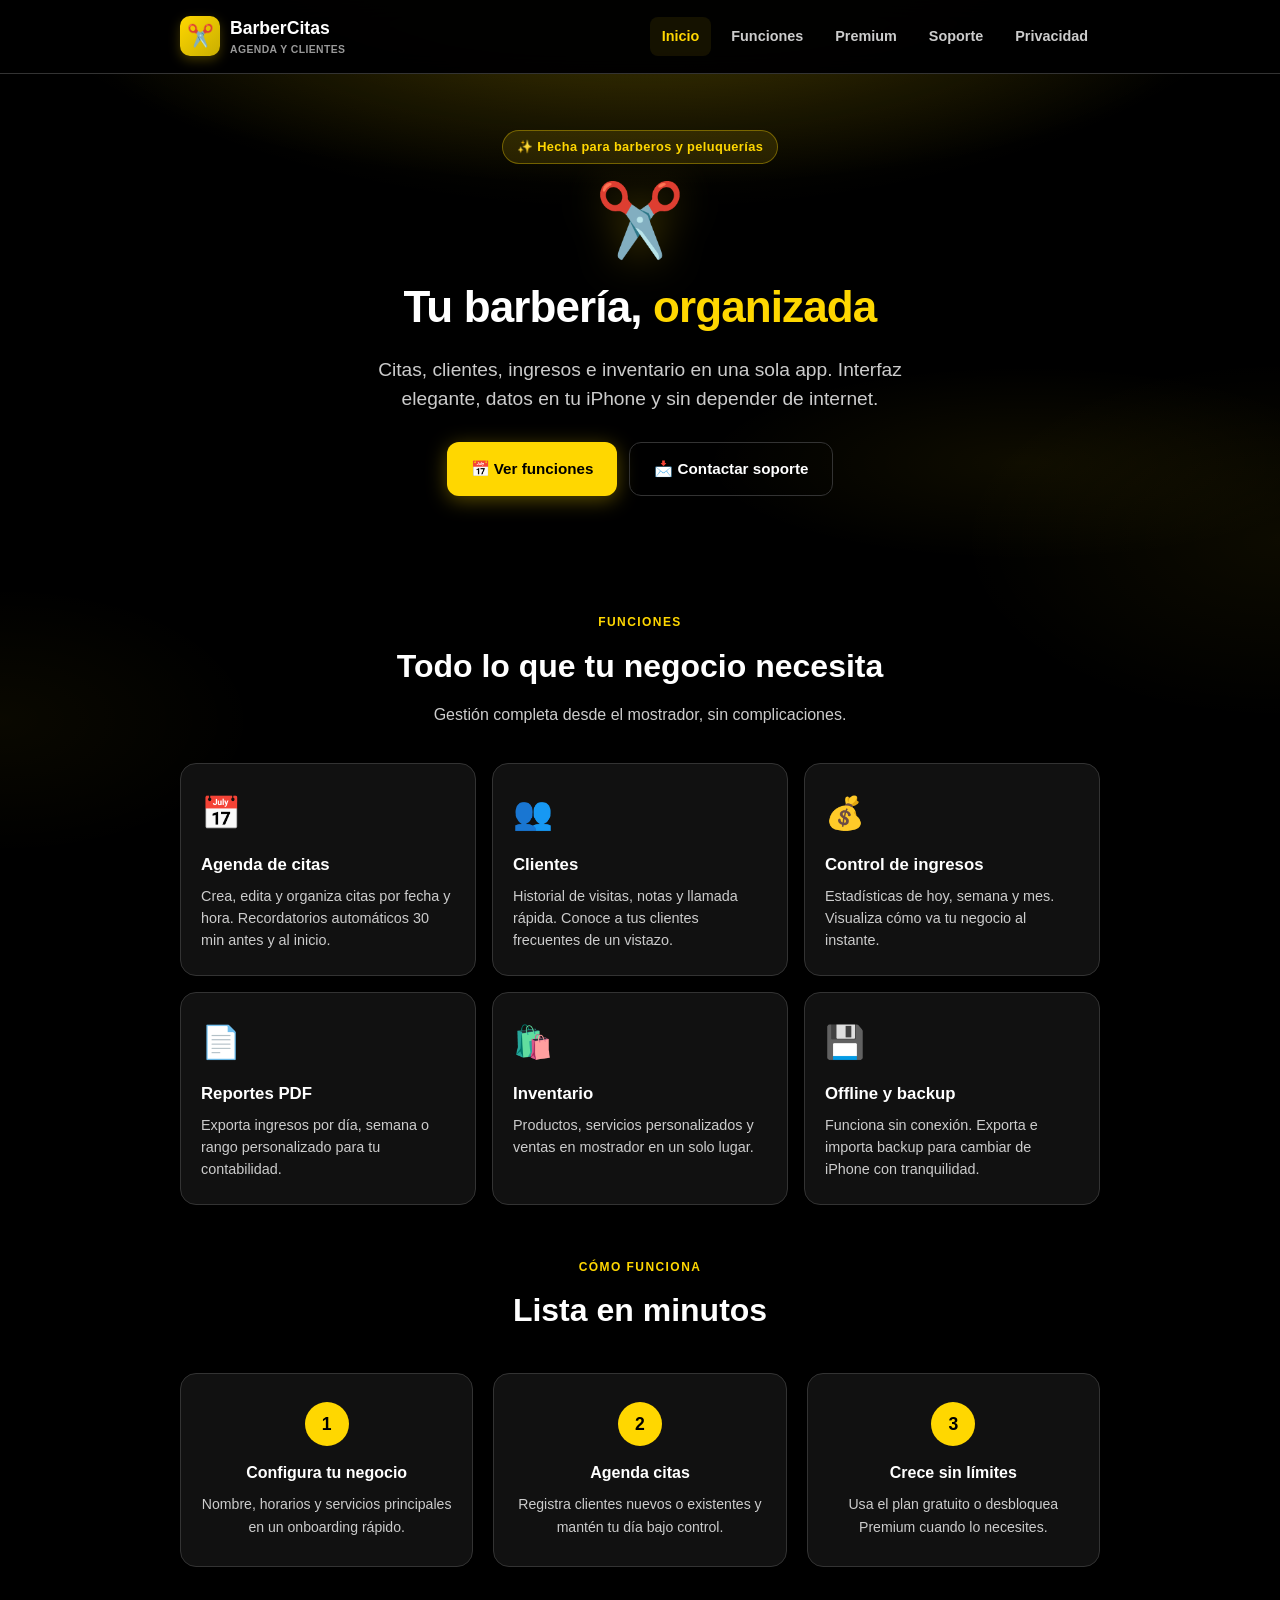
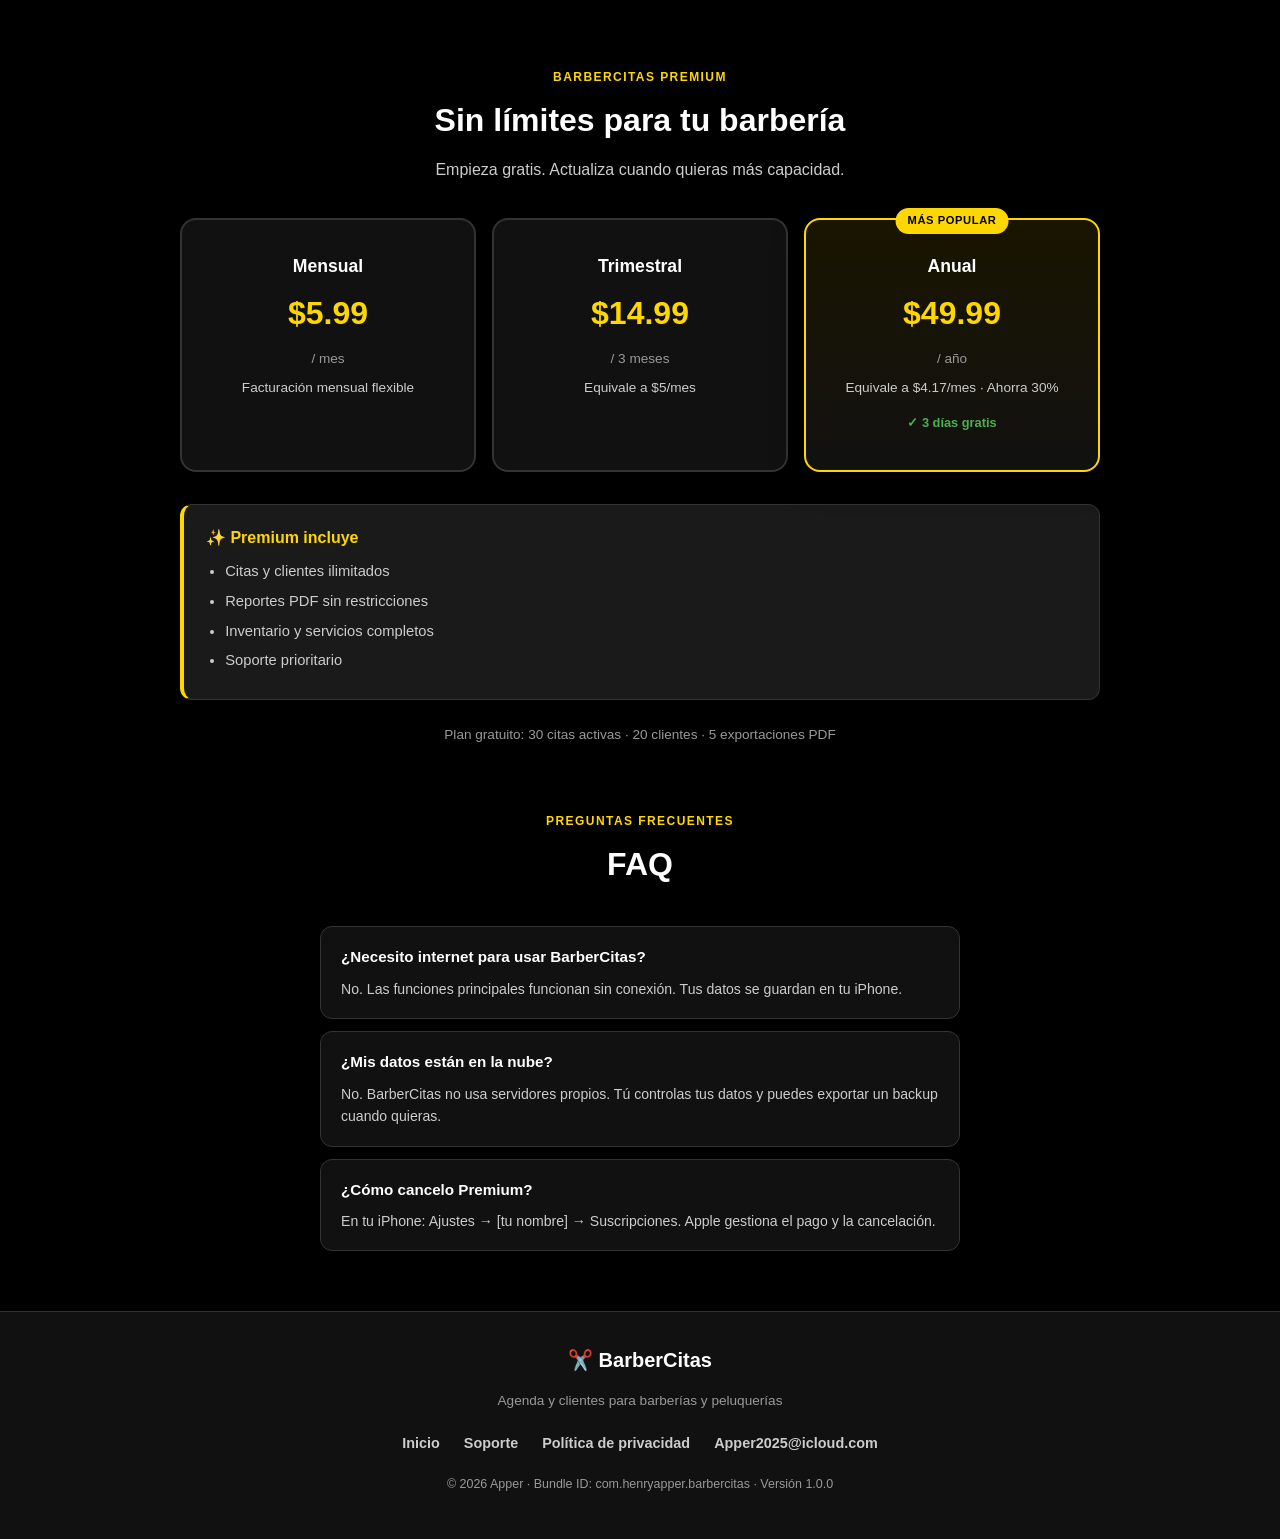
<file: index.html>
<!DOCTYPE html>
<html lang="es">
<head>
  <meta charset="UTF-8" />
  <meta name="viewport" content="width=device-width, initial-scale=1.0" />
  <title>BarberCitas — Agenda y clientes para barberías</title>
  <meta name="description" content="BarberCitas: gestiona citas, clientes, ingresos e inventario desde tu iPhone. Diseñada para barberos y peluquerías. Funciona sin conexión." />
  <meta name="theme-color" content="#000000" />
  <meta name="color-scheme" content="dark" />
  <style>
    html { color-scheme: dark; background: #000; }
    body { background: #000; color: #fff; margin: 0; }
  </style>
  <link rel="stylesheet" href="styles.css?v=3" />
</head>
<body>

  <header class="site-header">
    <div class="nav-inner">
      <a class="brand" href="index.html">
        <span class="brand-icon">✂️</span>
        <span class="brand-text">
          BarberCitas
          <span>Agenda y clientes</span>
        </span>
      </a>
      <nav class="nav-links">
        <a href="index.html" class="active">Inicio</a>
        <a href="#funciones">Funciones</a>
        <a href="#premium">Premium</a>
        <a href="support.html">Soporte</a>
        <a href="privacy-policy.html">Privacidad</a>
      </nav>
    </div>
  </header>

  <section class="hero">
    <div class="hero-inner">
      <div class="hero-badge">✨ Hecha para barberos y peluquerías</div>
      <div class="hero-logo" aria-hidden="true">✂️</div>
      <h1>Tu barbería, <em>organizada</em></h1>
      <p class="hero-sub">
        Citas, clientes, ingresos e inventario en una sola app.
        Interfaz elegante, datos en tu iPhone y sin depender de internet.
      </p>
      <div class="hero-actions">
        <a class="btn btn-primary" href="#funciones">📅 Ver funciones</a>
        <a class="btn btn-outline" href="support.html">📩 Contactar soporte</a>
      </div>
    </div>
  </section>

  <section class="section" id="funciones">
    <div class="section-header">
      <span class="section-label">Funciones</span>
      <h2>Todo lo que tu negocio necesita</h2>
      <p>Gestión completa desde el mostrador, sin complicaciones.</p>
    </div>
    <div class="features-grid">
      <article class="feature-card">
        <span class="feature-icon">📅</span>
        <h3>Agenda de citas</h3>
        <p>Crea, edita y organiza citas por fecha y hora. Recordatorios automáticos 30 min antes y al inicio.</p>
      </article>
      <article class="feature-card">
        <span class="feature-icon">👥</span>
        <h3>Clientes</h3>
        <p>Historial de visitas, notas y llamada rápida. Conoce a tus clientes frecuentes de un vistazo.</p>
      </article>
      <article class="feature-card">
        <span class="feature-icon">💰</span>
        <h3>Control de ingresos</h3>
        <p>Estadísticas de hoy, semana y mes. Visualiza cómo va tu negocio al instante.</p>
      </article>
      <article class="feature-card">
        <span class="feature-icon">📄</span>
        <h3>Reportes PDF</h3>
        <p>Exporta ingresos por día, semana o rango personalizado para tu contabilidad.</p>
      </article>
      <article class="feature-card">
        <span class="feature-icon">🛍️</span>
        <h3>Inventario</h3>
        <p>Productos, servicios personalizados y ventas en mostrador en un solo lugar.</p>
      </article>
      <article class="feature-card">
        <span class="feature-icon">💾</span>
        <h3>Offline y backup</h3>
        <p>Funciona sin conexión. Exporta e importa backup para cambiar de iPhone con tranquilidad.</p>
      </article>
    </div>
  </section>

  <section class="section" style="padding-top: 0;">
    <div class="section-header">
      <span class="section-label">Cómo funciona</span>
      <h2>Lista en minutos</h2>
    </div>
    <div class="steps">
      <div class="step-card">
        <div class="step-num">1</div>
        <h3>Configura tu negocio</h3>
        <p>Nombre, horarios y servicios principales en un onboarding rápido.</p>
      </div>
      <div class="step-card">
        <div class="step-num">2</div>
        <h3>Agenda citas</h3>
        <p>Registra clientes nuevos o existentes y mantén tu día bajo control.</p>
      </div>
      <div class="step-card">
        <div class="step-num">3</div>
        <h3>Crece sin límites</h3>
        <p>Usa el plan gratuito o desbloquea Premium cuando lo necesites.</p>
      </div>
    </div>
  </section>

  <section class="section" id="premium">
    <div class="section-header">
      <span class="section-label">BarberCitas Premium</span>
      <h2>Sin límites para tu barbería</h2>
      <p>Empieza gratis. Actualiza cuando quieras más capacidad.</p>
    </div>
    <div class="pricing-grid">
      <div class="price-card">
        <h3>Mensual</h3>
        <div class="price-amount">$5.99</div>
        <div class="price-period">/ mes</div>
        <p class="price-detail">Facturación mensual flexible</p>
      </div>
      <div class="price-card">
        <h3>Trimestral</h3>
        <div class="price-amount">$14.99</div>
        <div class="price-period">/ 3 meses</div>
        <p class="price-detail">Equivale a $5/mes</p>
      </div>
      <div class="price-card featured">
        <span class="price-badge">Más popular</span>
        <h3>Anual</h3>
        <div class="price-amount">$49.99</div>
        <div class="price-period">/ año</div>
        <p class="price-detail">Equivale a $4.17/mes · Ahorra 30%</p>
        <p class="price-trial">✓ 3 días gratis</p>
      </div>
    </div>
    <div class="info-box" style="margin-top: 32px;">
      <h3>✨ Premium incluye</h3>
      <ul>
        <li>Citas y clientes ilimitados</li>
        <li>Reportes PDF sin restricciones</li>
        <li>Inventario y servicios completos</li>
        <li>Soporte prioritario</li>
      </ul>
    </div>
    <p style="text-align: center; color: var(--text-muted); font-size: 0.85rem; margin-top: 16px;">
      Plan gratuito: 30 citas activas · 20 clientes · 5 exportaciones PDF
    </p>
  </section>

  <section class="section" style="padding-top: 0;">
    <div class="section-header">
      <span class="section-label">Preguntas frecuentes</span>
      <h2>FAQ</h2>
    </div>
    <div class="faq-list">
      <div class="faq-item">
        <h3>¿Necesito internet para usar BarberCitas?</h3>
        <p>No. Las funciones principales funcionan sin conexión. Tus datos se guardan en tu iPhone.</p>
      </div>
      <div class="faq-item">
        <h3>¿Mis datos están en la nube?</h3>
        <p>No. BarberCitas no usa servidores propios. Tú controlas tus datos y puedes exportar un backup cuando quieras.</p>
      </div>
      <div class="faq-item">
        <h3>¿Cómo cancelo Premium?</h3>
        <p>En tu iPhone: Ajustes → [tu nombre] → Suscripciones. Apple gestiona el pago y la cancelación.</p>
      </div>
    </div>
  </section>

  <footer class="site-footer">
    <div class="footer-inner">
      <div class="footer-brand">✂️ BarberCitas</div>
      <p class="footer-tagline">Agenda y clientes para barberías y peluquerías</p>
      <nav class="footer-links">
        <a href="index.html">Inicio</a>
        <a href="support.html">Soporte</a>
        <a href="privacy-policy.html">Política de privacidad</a>
        <a href="mailto:Apper2025@icloud.com">Apper2025@icloud.com</a>
      </nav>
      <p class="footer-copy">
        © 2026 Apper · Bundle ID: com.henryapper.barbercitas · Versión 1.0.0
      </p>
    </div>
  </footer>

</body>
</html>
</file>
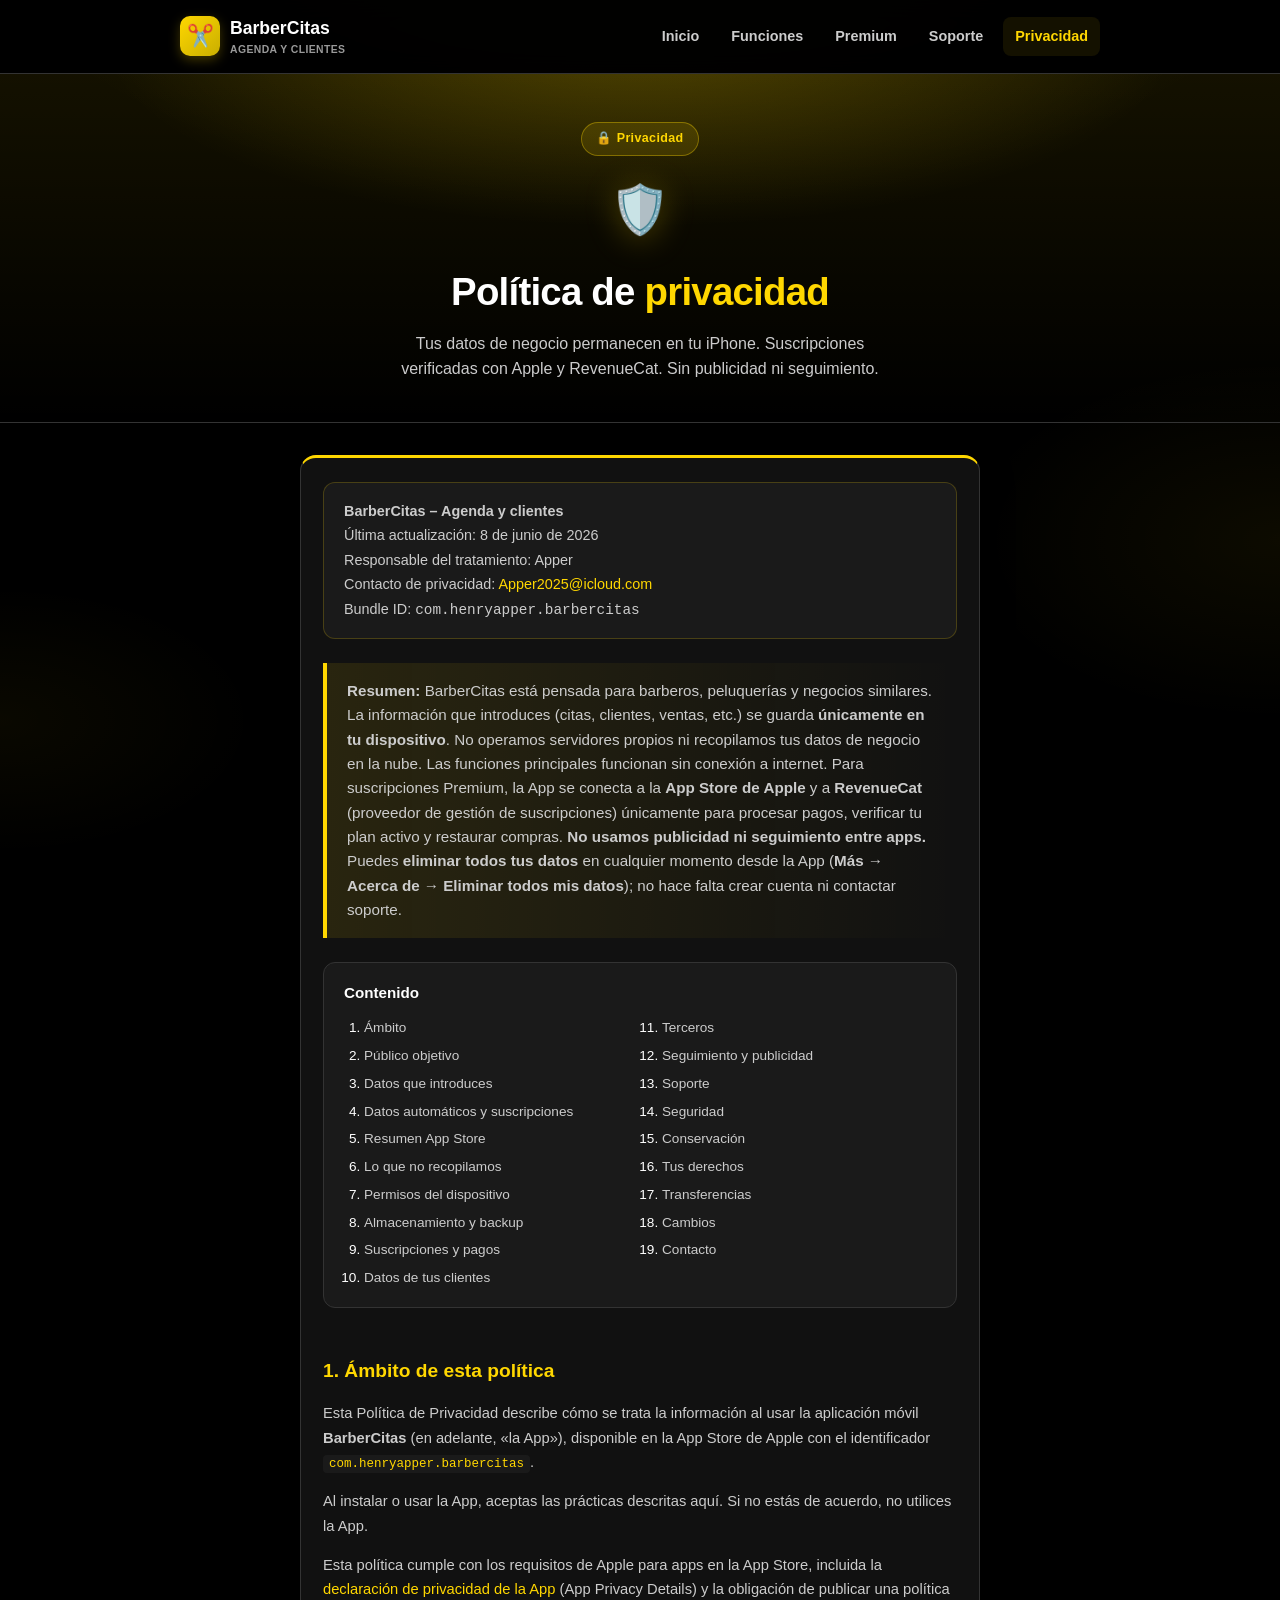
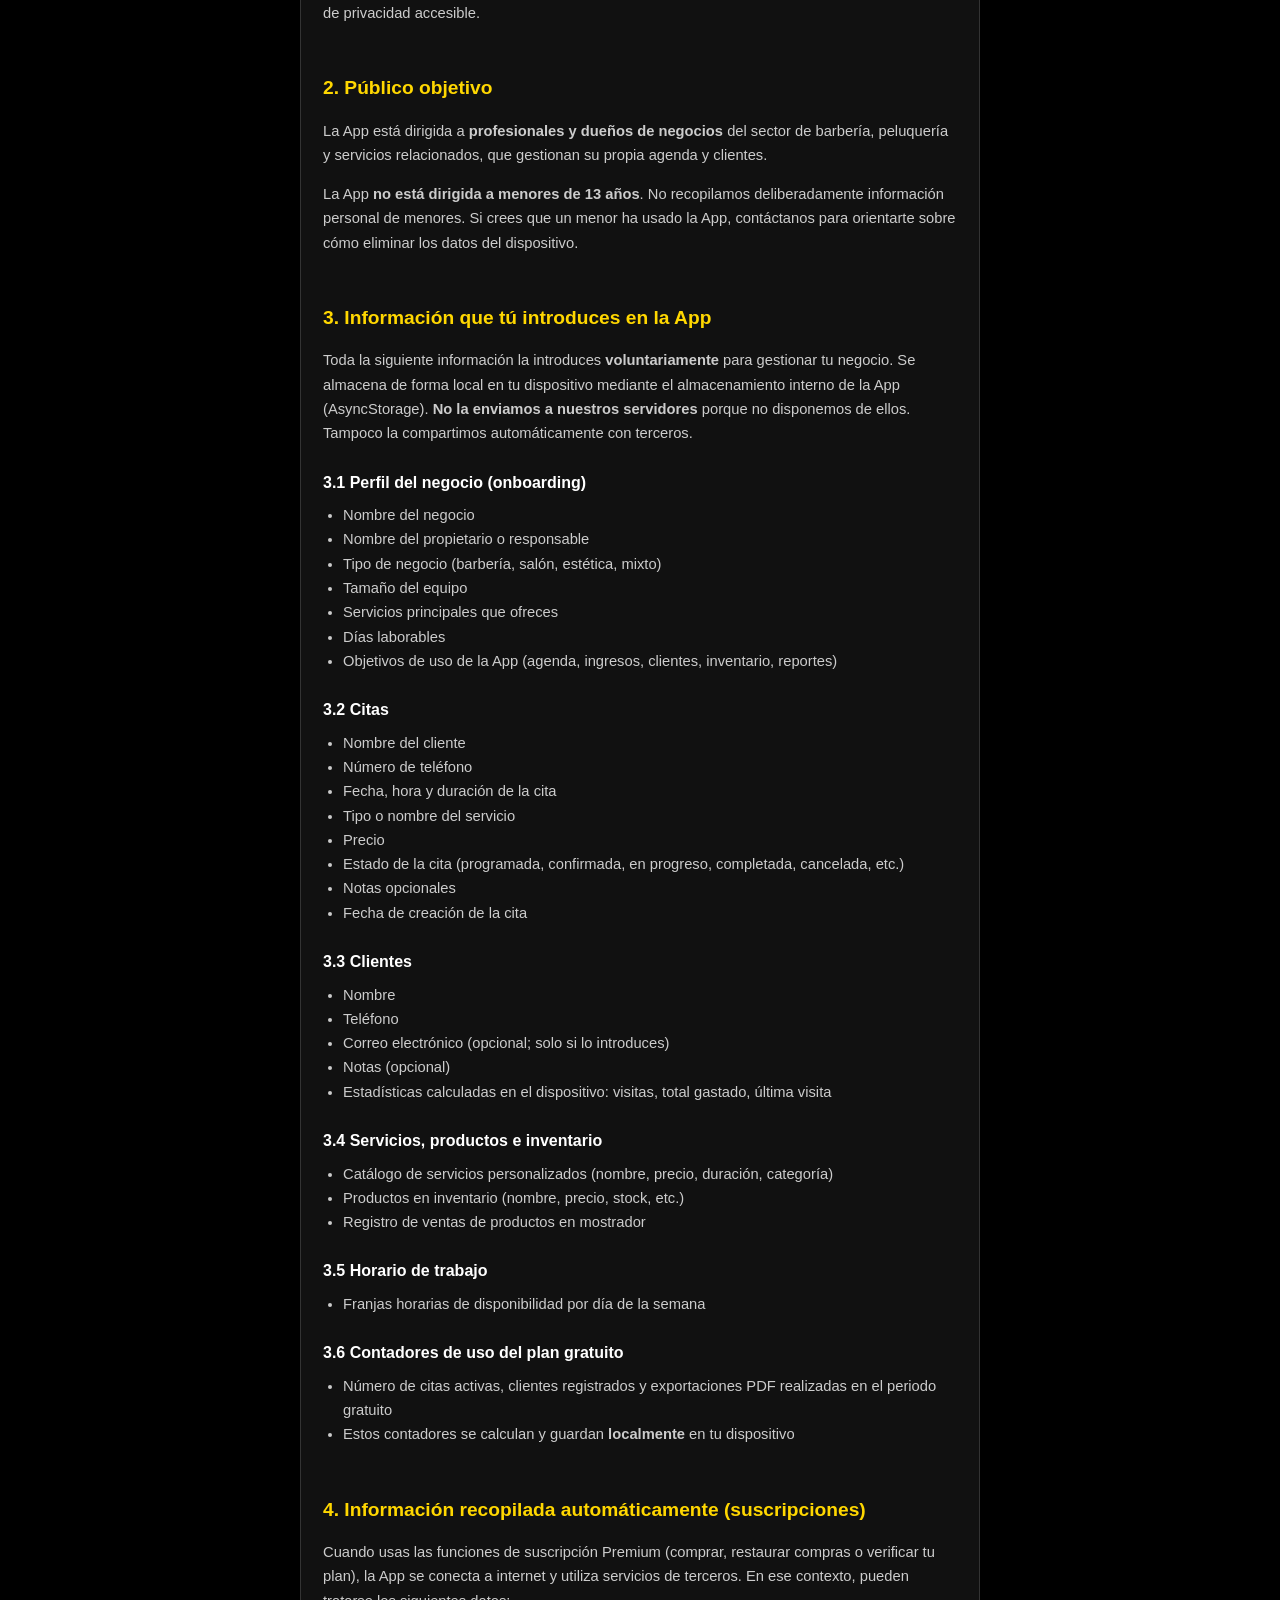
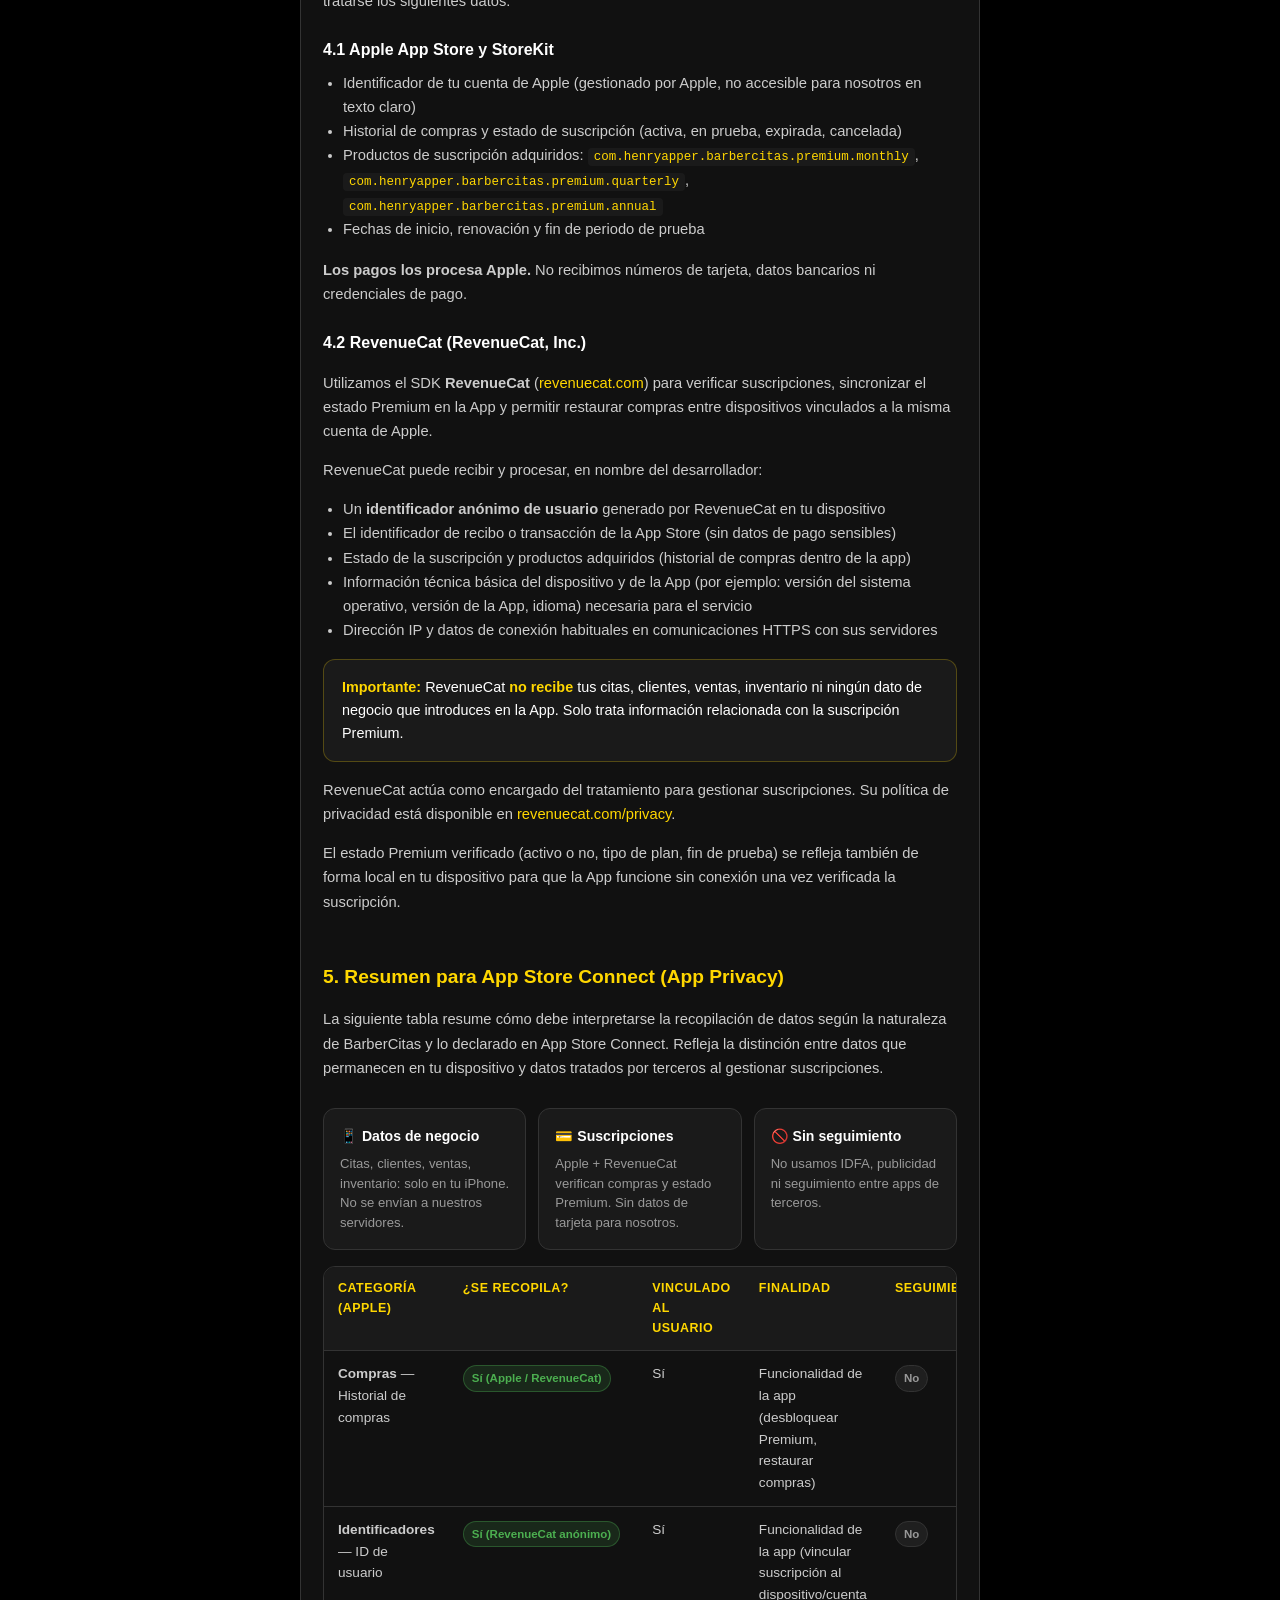
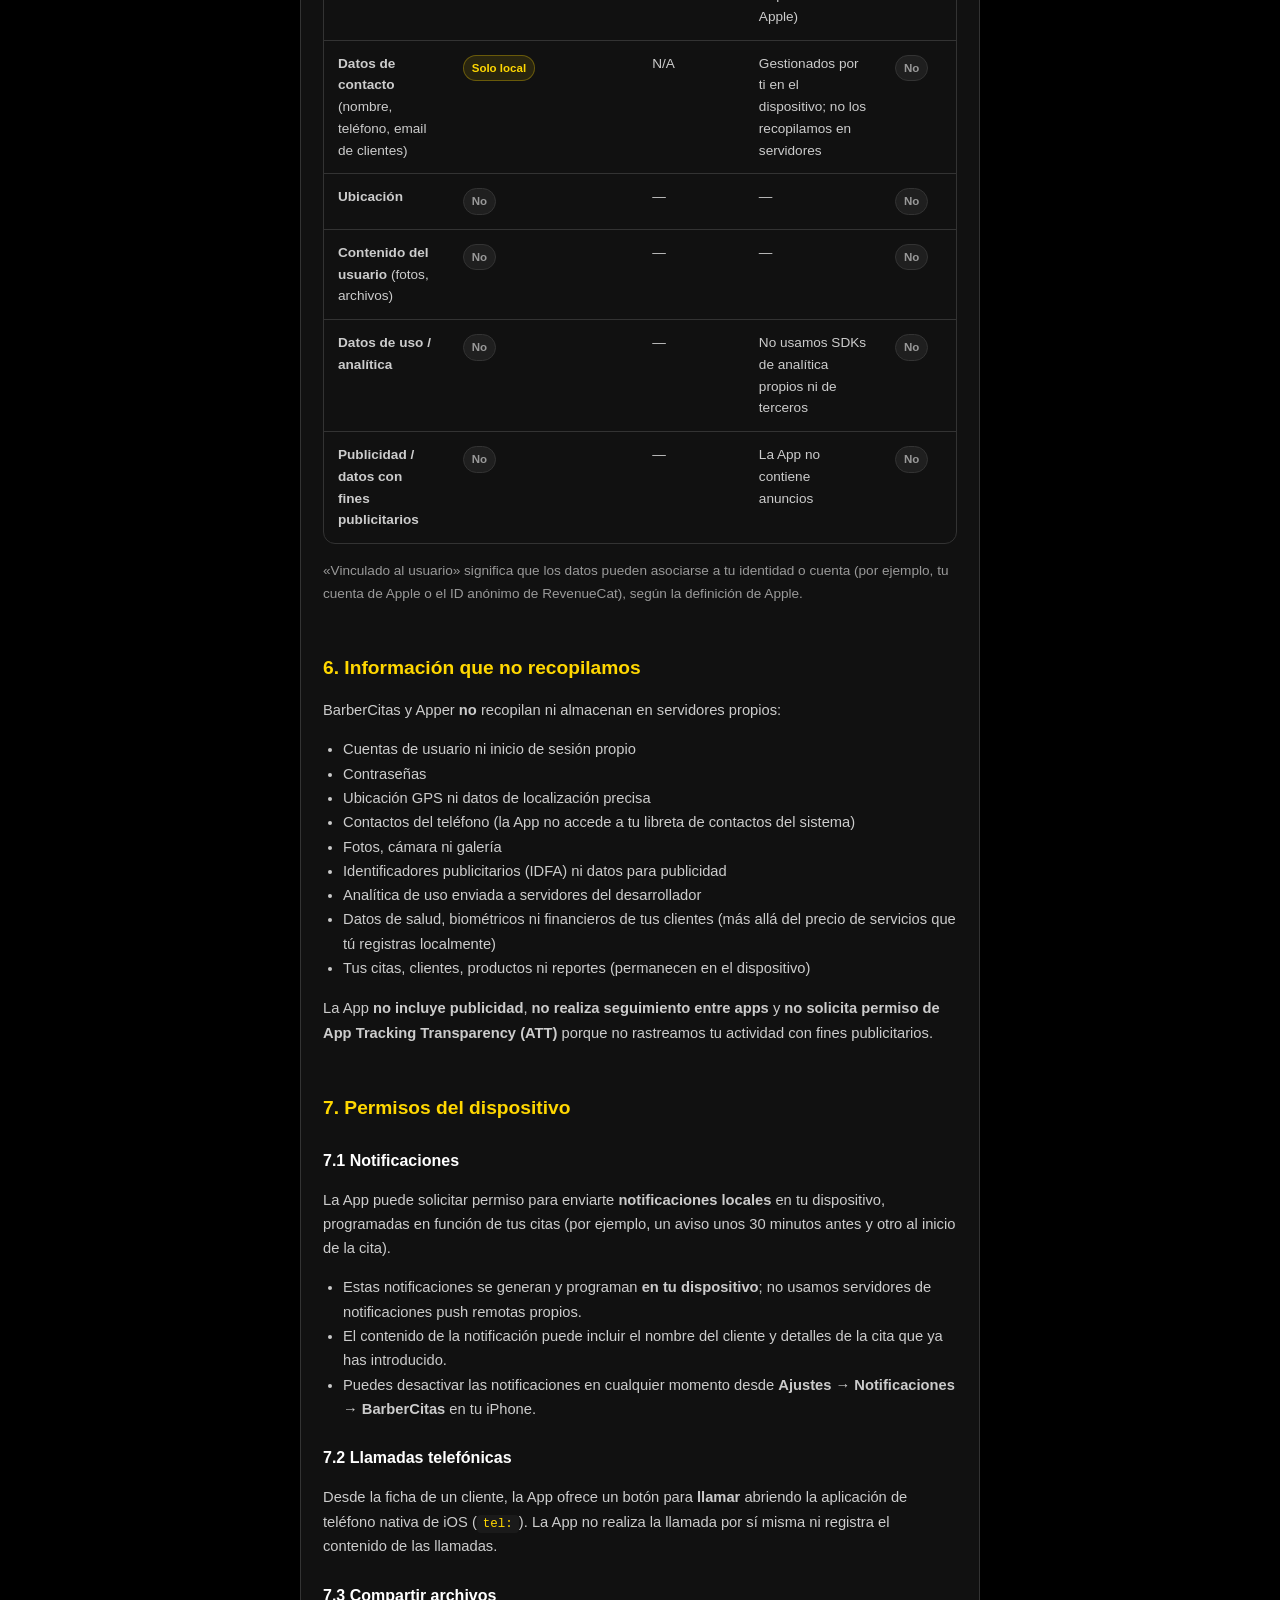
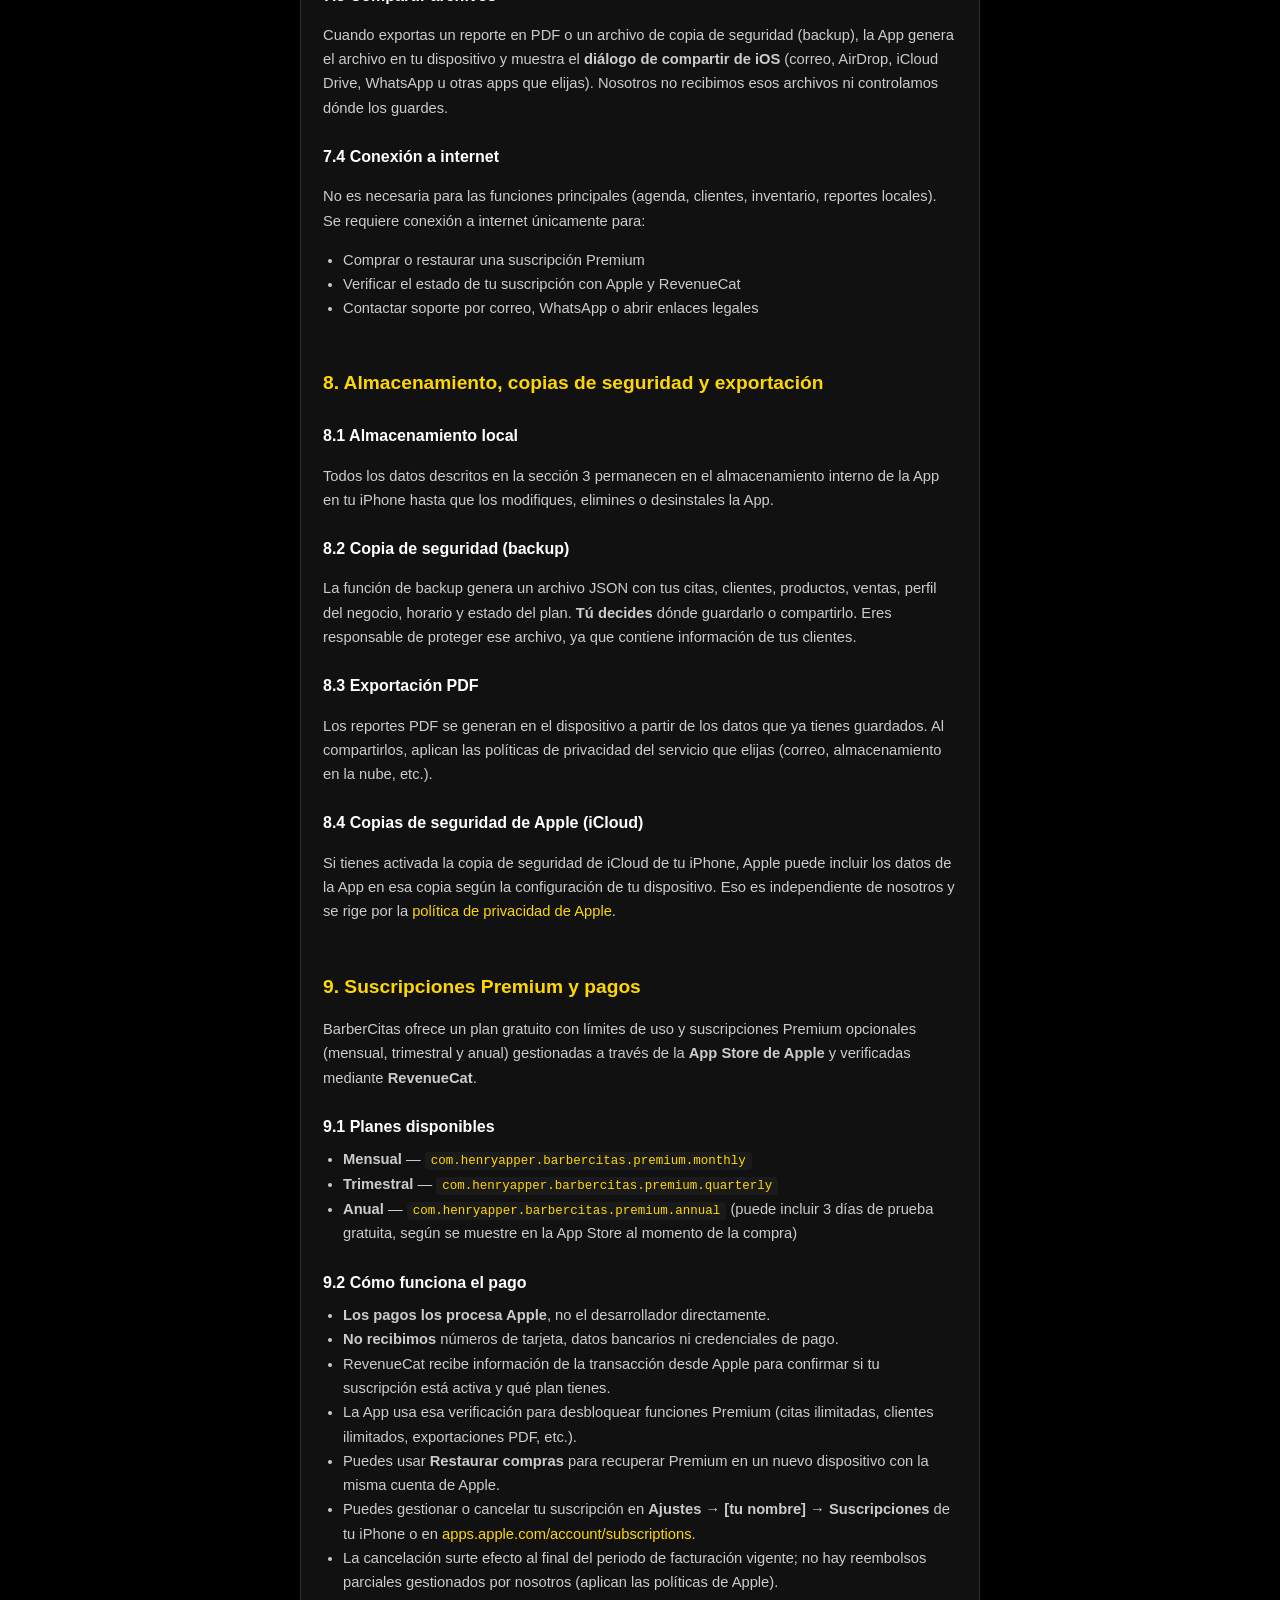
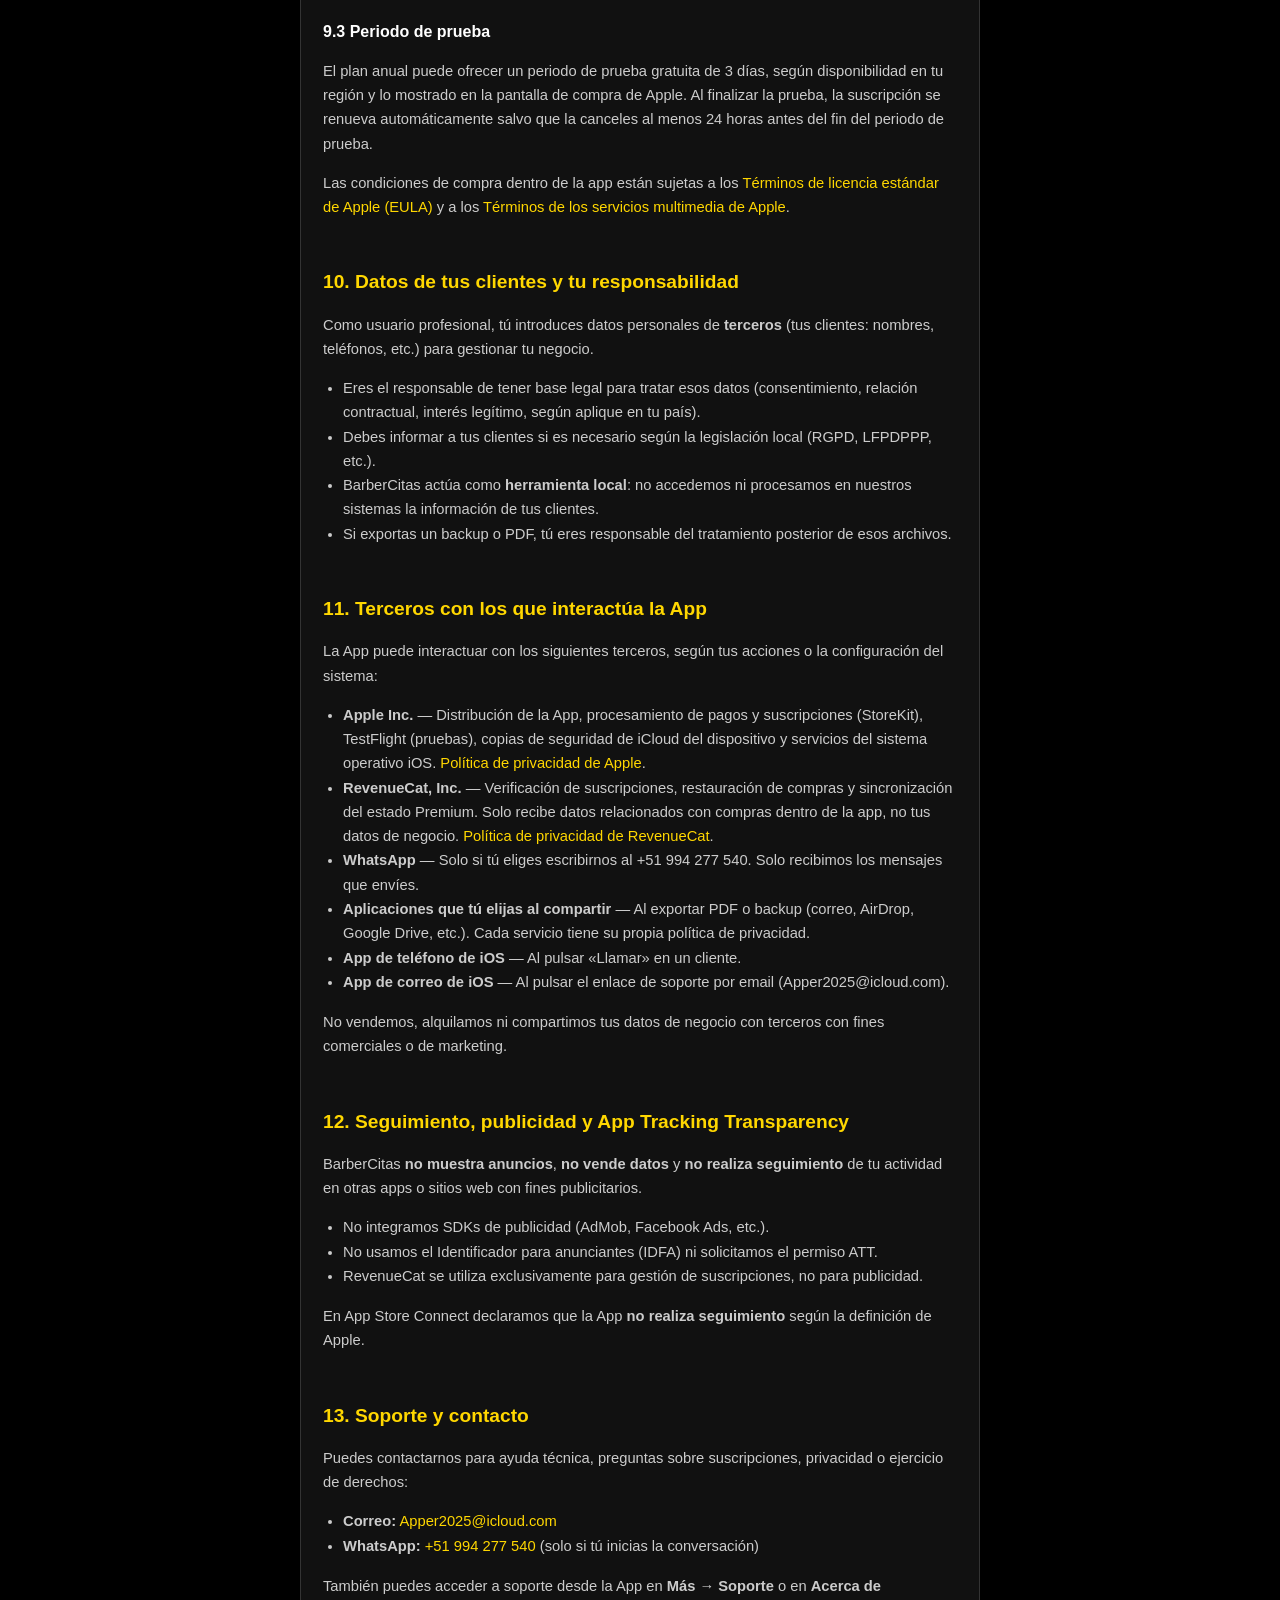
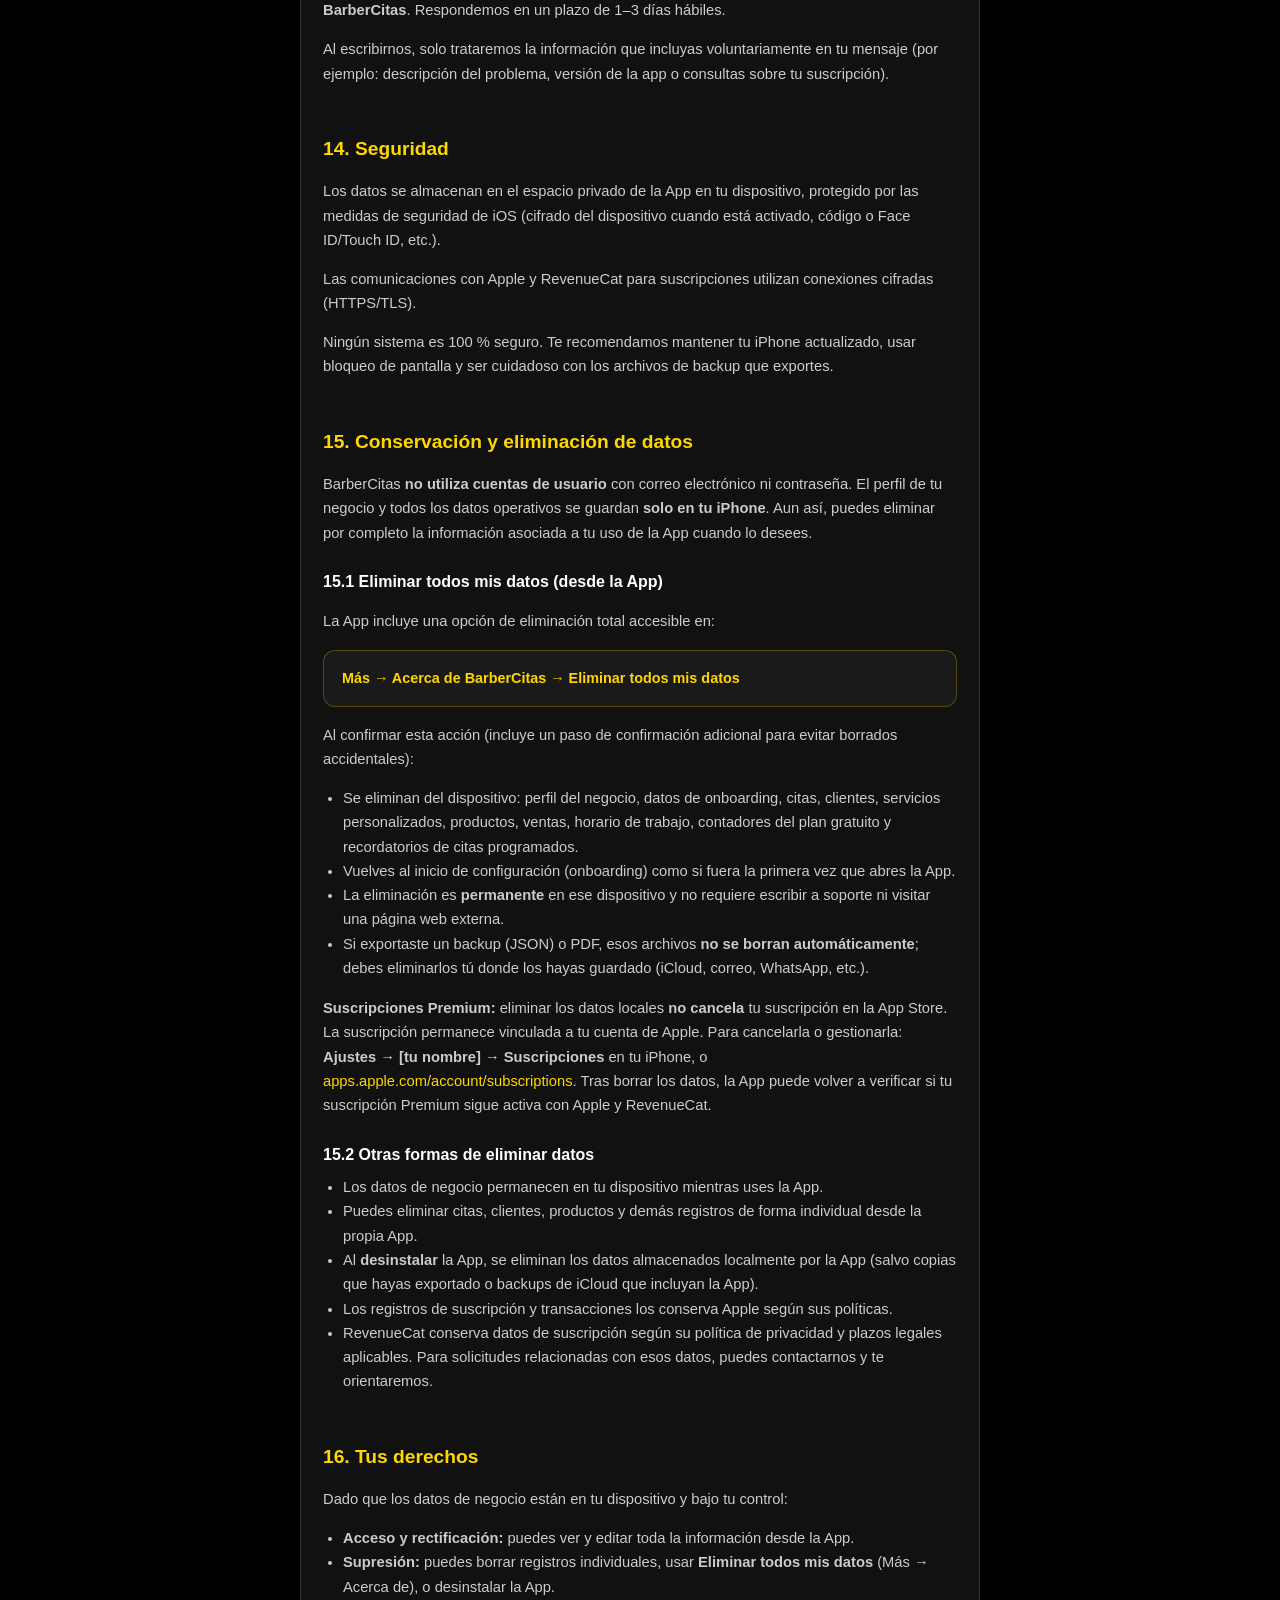
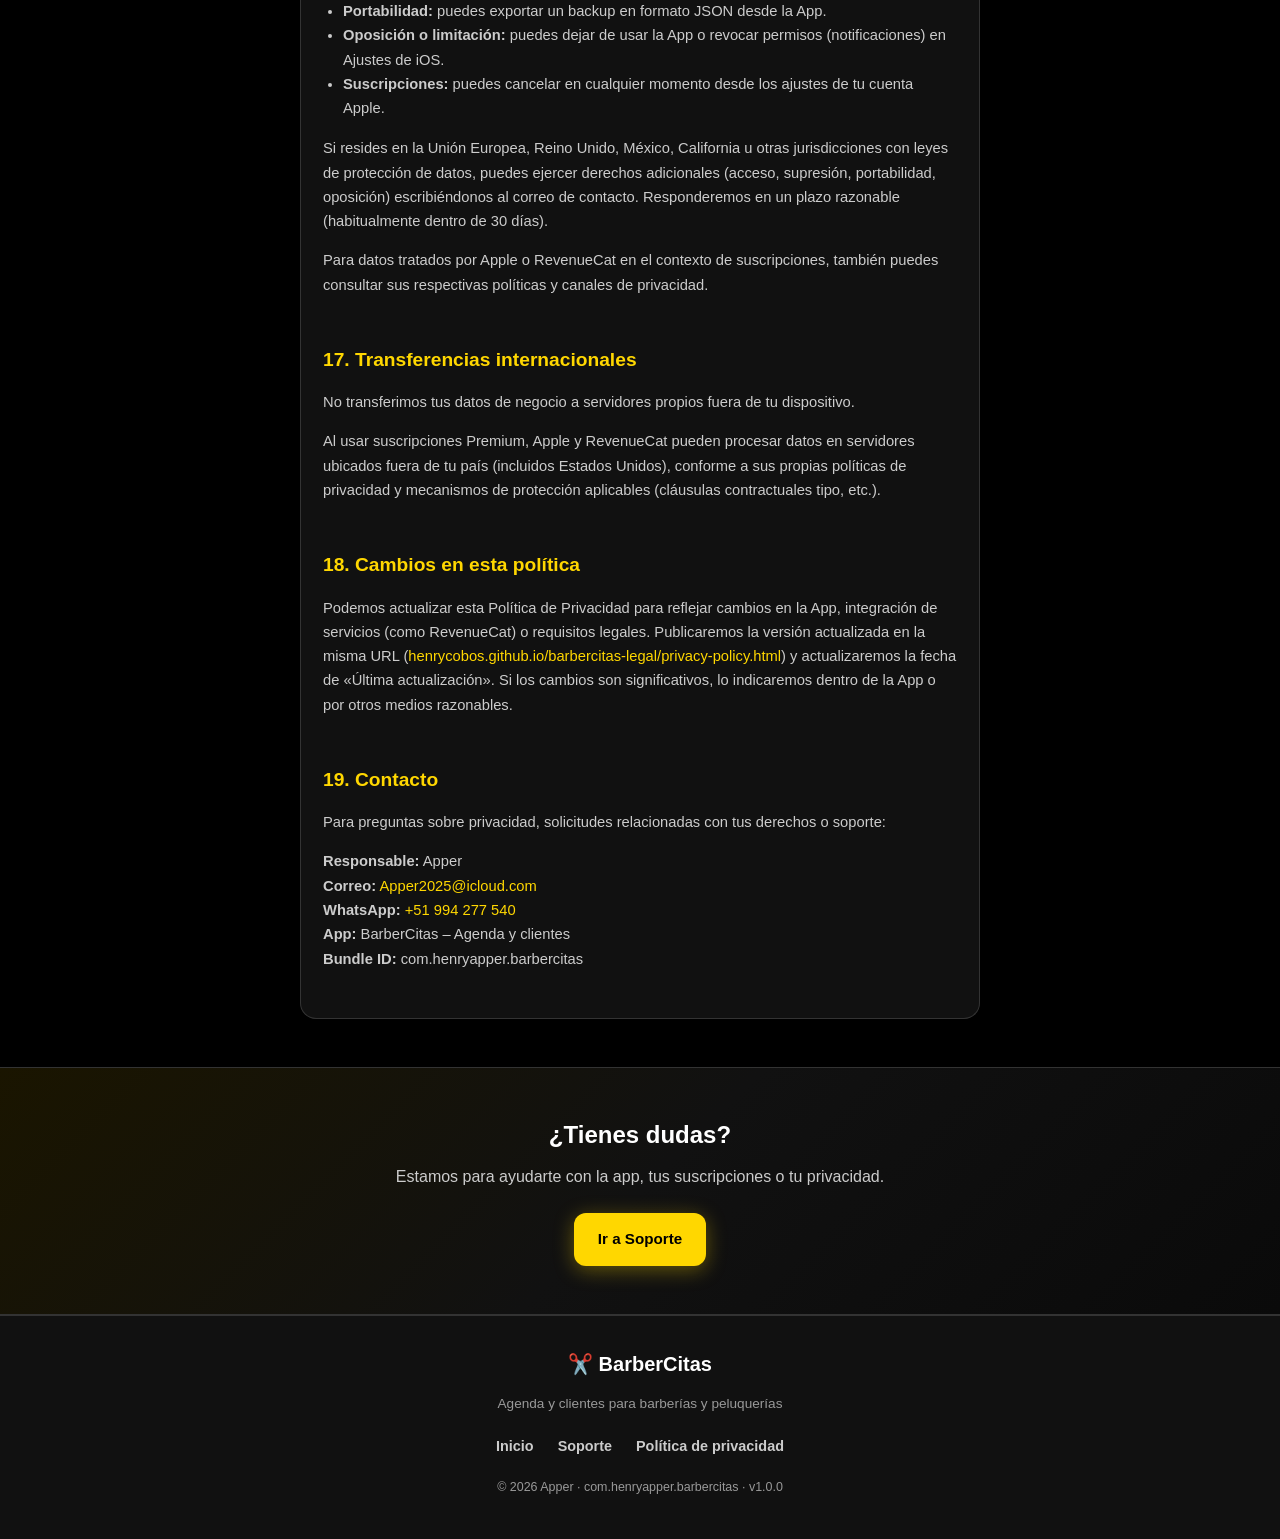
<file: privacy-policy.html>
<!DOCTYPE html>
<html lang="es">
<head>
  <meta charset="UTF-8" />
  <meta name="viewport" content="width=device-width, initial-scale=1.0" />
  <title>Política de Privacidad — BarberCitas</title>
  <meta name="description" content="Política de privacidad de BarberCitas. Datos de negocio en tu dispositivo. Suscripciones gestionadas por Apple y RevenueCat. Sin publicidad ni seguimiento." />
  <meta name="theme-color" content="#000000" />
  <meta name="color-scheme" content="dark" />
  <style>
    html { color-scheme: dark; background: #000; }
    body { background: #000; color: #fff; margin: 0; }
  </style>
  <link rel="stylesheet" href="styles.css?v=4" />
</head>
<body>

  <header class="site-header">
    <div class="nav-inner">
      <a class="brand" href="index.html">
        <span class="brand-icon">✂️</span>
        <span class="brand-text">
          BarberCitas
          <span>Agenda y clientes</span>
        </span>
      </a>
      <nav class="nav-links">
        <a href="index.html">Inicio</a>
        <a href="index.html#funciones">Funciones</a>
        <a href="index.html#premium">Premium</a>
        <a href="support.html">Soporte</a>
        <a href="privacy-policy.html" class="active">Privacidad</a>
      </nav>
    </div>
  </header>

  <section class="page-hero">
    <div class="page-hero-inner">
      <span class="page-hero-badge">🔒 Privacidad</span>
      <span class="page-hero-icon">🛡️</span>
      <h1>Política de <em>privacidad</em></h1>
      <p>Tus datos de negocio permanecen en tu iPhone. Suscripciones verificadas con Apple y RevenueCat. Sin publicidad ni seguimiento.</p>
    </div>
  </section>

  <div class="legal-wrap">
    <div class="legal-panel">
    <div class="legal-meta">
      <strong>BarberCitas – Agenda y clientes</strong><br />
      Última actualización: 8 de junio de 2026<br />
      Responsable del tratamiento: Apper<br />
      Contacto de privacidad: <a href="mailto:Apper2025@icloud.com">Apper2025@icloud.com</a><br />
      Bundle ID: <code>com.henryapper.barbercitas</code>
    </div>

    <div class="legal-highlight">
      <strong>Resumen:</strong> BarberCitas está pensada para barberos, peluquerías y negocios similares.
      La información que introduces (citas, clientes, ventas, etc.) se guarda <strong>únicamente en tu dispositivo</strong>.
      No operamos servidores propios ni recopilamos tus datos de negocio en la nube.
      Las funciones principales funcionan sin conexión a internet.
      Para suscripciones Premium, la App se conecta a la <strong>App Store de Apple</strong> y a
      <strong>RevenueCat</strong> (proveedor de gestión de suscripciones) únicamente para procesar pagos,
      verificar tu plan activo y restaurar compras. <strong>No usamos publicidad ni seguimiento entre apps.</strong>
      Puedes <strong>eliminar todos tus datos</strong> en cualquier momento desde la App
      (<strong>Más → Acerca de → Eliminar todos mis datos</strong>); no hace falta crear cuenta ni contactar soporte.
    </div>

    <nav class="legal-toc" aria-label="Índice de la política">
      <h2>Contenido</h2>
      <ol>
        <li><a href="#s1">Ámbito</a></li>
        <li><a href="#s2">Público objetivo</a></li>
        <li><a href="#s3">Datos que introduces</a></li>
        <li><a href="#s4">Datos automáticos y suscripciones</a></li>
        <li><a href="#s5">Resumen App Store</a></li>
        <li><a href="#s6">Lo que no recopilamos</a></li>
        <li><a href="#s7">Permisos del dispositivo</a></li>
        <li><a href="#s8">Almacenamiento y backup</a></li>
        <li><a href="#s9">Suscripciones y pagos</a></li>
        <li><a href="#s10">Datos de tus clientes</a></li>
        <li><a href="#s11">Terceros</a></li>
        <li><a href="#s12">Seguimiento y publicidad</a></li>
        <li><a href="#s13">Soporte</a></li>
        <li><a href="#s14">Seguridad</a></li>
        <li><a href="#s15">Conservación</a></li>
        <li><a href="#s16">Tus derechos</a></li>
        <li><a href="#s17">Transferencias</a></li>
        <li><a href="#s18">Cambios</a></li>
        <li><a href="#s19">Contacto</a></li>
      </ol>
    </nav>

    <div class="legal-content">

      <h2 id="s1">1. Ámbito de esta política</h2>
      <p>
        Esta Política de Privacidad describe cómo se trata la información al usar la aplicación móvil
        <strong>BarberCitas</strong> (en adelante, «la App»), disponible en la App Store de Apple
        con el identificador <code>com.henryapper.barbercitas</code>.
      </p>
      <p>
        Al instalar o usar la App, aceptas las prácticas descritas aquí. Si no estás de acuerdo,
        no utilices la App.
      </p>
      <p>
        Esta política cumple con los requisitos de Apple para apps en la App Store, incluida la
        <a href="https://developer.apple.com/app-store/app-privacy-details/" rel="noopener noreferrer">declaración de privacidad de la App</a>
        (App Privacy Details) y la obligación de publicar una política de privacidad accesible.
      </p>

      <h2 id="s2">2. Público objetivo</h2>
      <p>
        La App está dirigida a <strong>profesionales y dueños de negocios</strong> del sector de barbería,
        peluquería y servicios relacionados, que gestionan su propia agenda y clientes.
      </p>
      <p>
        La App <strong>no está dirigida a menores de 13 años</strong>. No recopilamos deliberadamente
        información personal de menores. Si crees que un menor ha usado la App, contáctanos
        para orientarte sobre cómo eliminar los datos del dispositivo.
      </p>

      <h2 id="s3">3. Información que tú introduces en la App</h2>
      <p>
        Toda la siguiente información la introduces <strong>voluntariamente</strong> para gestionar tu negocio.
        Se almacena de forma local en tu dispositivo mediante el almacenamiento interno de la App
        (AsyncStorage). <strong>No la enviamos a nuestros servidores</strong> porque no disponemos de ellos.
        Tampoco la compartimos automáticamente con terceros.
      </p>

      <h3>3.1 Perfil del negocio (onboarding)</h3>
      <ul>
        <li>Nombre del negocio</li>
        <li>Nombre del propietario o responsable</li>
        <li>Tipo de negocio (barbería, salón, estética, mixto)</li>
        <li>Tamaño del equipo</li>
        <li>Servicios principales que ofreces</li>
        <li>Días laborables</li>
        <li>Objetivos de uso de la App (agenda, ingresos, clientes, inventario, reportes)</li>
      </ul>

      <h3>3.2 Citas</h3>
      <ul>
        <li>Nombre del cliente</li>
        <li>Número de teléfono</li>
        <li>Fecha, hora y duración de la cita</li>
        <li>Tipo o nombre del servicio</li>
        <li>Precio</li>
        <li>Estado de la cita (programada, confirmada, en progreso, completada, cancelada, etc.)</li>
        <li>Notas opcionales</li>
        <li>Fecha de creación de la cita</li>
      </ul>

      <h3>3.3 Clientes</h3>
      <ul>
        <li>Nombre</li>
        <li>Teléfono</li>
        <li>Correo electrónico (opcional; solo si lo introduces)</li>
        <li>Notas (opcional)</li>
        <li>Estadísticas calculadas en el dispositivo: visitas, total gastado, última visita</li>
      </ul>

      <h3>3.4 Servicios, productos e inventario</h3>
      <ul>
        <li>Catálogo de servicios personalizados (nombre, precio, duración, categoría)</li>
        <li>Productos en inventario (nombre, precio, stock, etc.)</li>
        <li>Registro de ventas de productos en mostrador</li>
      </ul>

      <h3>3.5 Horario de trabajo</h3>
      <ul>
        <li>Franjas horarias de disponibilidad por día de la semana</li>
      </ul>

      <h3>3.6 Contadores de uso del plan gratuito</h3>
      <ul>
        <li>Número de citas activas, clientes registrados y exportaciones PDF realizadas en el periodo gratuito</li>
        <li>Estos contadores se calculan y guardan <strong>localmente</strong> en tu dispositivo</li>
      </ul>

      <h2 id="s4">4. Información recopilada automáticamente (suscripciones)</h2>
      <p>
        Cuando usas las funciones de suscripción Premium (comprar, restaurar compras o verificar tu plan),
        la App se conecta a internet y utiliza servicios de terceros. En ese contexto, pueden tratarse
        los siguientes datos:
      </p>

      <h3>4.1 Apple App Store y StoreKit</h3>
      <ul>
        <li>Identificador de tu cuenta de Apple (gestionado por Apple, no accesible para nosotros en texto claro)</li>
        <li>Historial de compras y estado de suscripción (activa, en prueba, expirada, cancelada)</li>
        <li>Productos de suscripción adquiridos:
          <code>com.henryapper.barbercitas.premium.monthly</code>,
          <code>com.henryapper.barbercitas.premium.quarterly</code>,
          <code>com.henryapper.barbercitas.premium.annual</code>
        </li>
        <li>Fechas de inicio, renovación y fin de periodo de prueba</li>
      </ul>
      <p>
        <strong>Los pagos los procesa Apple.</strong> No recibimos números de tarjeta, datos bancarios
        ni credenciales de pago.
      </p>

      <h3>4.2 RevenueCat (RevenueCat, Inc.)</h3>
      <p>
        Utilizamos el SDK <strong>RevenueCat</strong> (<a href="https://www.revenuecat.com/" rel="noopener noreferrer">revenuecat.com</a>)
        para verificar suscripciones, sincronizar el estado Premium en la App y permitir restaurar compras
        entre dispositivos vinculados a la misma cuenta de Apple.
      </p>
      <p>RevenueCat puede recibir y procesar, en nombre del desarrollador:</p>
      <ul>
        <li>Un <strong>identificador anónimo de usuario</strong> generado por RevenueCat en tu dispositivo</li>
        <li>El identificador de recibo o transacción de la App Store (sin datos de pago sensibles)</li>
        <li>Estado de la suscripción y productos adquiridos (historial de compras dentro de la app)</li>
        <li>Información técnica básica del dispositivo y de la App (por ejemplo: versión del sistema operativo, versión de la App, idioma) necesaria para el servicio</li>
        <li>Dirección IP y datos de conexión habituales en comunicaciones HTTPS con sus servidores</li>
      </ul>
      <div class="legal-callout">
        <strong>Importante:</strong> RevenueCat <strong>no recibe</strong> tus citas, clientes, ventas,
        inventario ni ningún dato de negocio que introduces en la App. Solo trata información relacionada
        con la suscripción Premium.
      </div>
      <p>
        RevenueCat actúa como encargado del tratamiento para gestionar suscripciones.
        Su política de privacidad está disponible en
        <a href="https://www.revenuecat.com/privacy" rel="noopener noreferrer">revenuecat.com/privacy</a>.
      </p>
      <p>
        El estado Premium verificado (activo o no, tipo de plan, fin de prueba) se refleja también
        de forma local en tu dispositivo para que la App funcione sin conexión una vez verificada la suscripción.
      </p>

      <h2 id="s5">5. Resumen para App Store Connect (App Privacy)</h2>
      <p>
        La siguiente tabla resume cómo debe interpretarse la recopilación de datos según la naturaleza
        de BarberCitas y lo declarado en App Store Connect. Refleja la distinción entre datos que
        permanecen en tu dispositivo y datos tratados por terceros al gestionar suscripciones.
      </p>

      <div class="privacy-summary">
        <div class="privacy-cards">
          <div class="privacy-card">
            <strong>📱 Datos de negocio</strong>
            <p>Citas, clientes, ventas, inventario: solo en tu iPhone. No se envían a nuestros servidores.</p>
          </div>
          <div class="privacy-card">
            <strong>💳 Suscripciones</strong>
            <p>Apple + RevenueCat verifican compras y estado Premium. Sin datos de tarjeta para nosotros.</p>
          </div>
          <div class="privacy-card">
            <strong>🚫 Sin seguimiento</strong>
            <p>No usamos IDFA, publicidad ni seguimiento entre apps de terceros.</p>
          </div>
        </div>

        <div class="privacy-table-wrap">
          <table class="privacy-table">
            <thead>
              <tr>
                <th>Categoría (Apple)</th>
                <th>¿Se recopila?</th>
                <th>Vinculado al usuario</th>
                <th>Finalidad</th>
                <th>Seguimiento</th>
              </tr>
            </thead>
            <tbody>
              <tr>
                <td><strong>Compras</strong> — Historial de compras</td>
                <td><span class="tag tag-yes">Sí (Apple / RevenueCat)</span></td>
                <td>Sí</td>
                <td>Funcionalidad de la app (desbloquear Premium, restaurar compras)</td>
                <td><span class="tag tag-no">No</span></td>
              </tr>
              <tr>
                <td><strong>Identificadores</strong> — ID de usuario</td>
                <td><span class="tag tag-yes">Sí (RevenueCat anónimo)</span></td>
                <td>Sí</td>
                <td>Funcionalidad de la app (vincular suscripción al dispositivo/cuenta Apple)</td>
                <td><span class="tag tag-no">No</span></td>
              </tr>
              <tr>
                <td><strong>Datos de contacto</strong> (nombre, teléfono, email de clientes)</td>
                <td><span class="tag tag-local">Solo local</span></td>
                <td>N/A</td>
                <td>Gestionados por ti en el dispositivo; no los recopilamos en servidores</td>
                <td><span class="tag tag-no">No</span></td>
              </tr>
              <tr>
                <td><strong>Ubicación</strong></td>
                <td><span class="tag tag-no">No</span></td>
                <td>—</td>
                <td>—</td>
                <td><span class="tag tag-no">No</span></td>
              </tr>
              <tr>
                <td><strong>Contenido del usuario</strong> (fotos, archivos)</td>
                <td><span class="tag tag-no">No</span></td>
                <td>—</td>
                <td>—</td>
                <td><span class="tag tag-no">No</span></td>
              </tr>
              <tr>
                <td><strong>Datos de uso / analítica</strong></td>
                <td><span class="tag tag-no">No</span></td>
                <td>—</td>
                <td>No usamos SDKs de analítica propios ni de terceros</td>
                <td><span class="tag tag-no">No</span></td>
              </tr>
              <tr>
                <td><strong>Publicidad / datos con fines publicitarios</strong></td>
                <td><span class="tag tag-no">No</span></td>
                <td>—</td>
                <td>La App no contiene anuncios</td>
                <td><span class="tag tag-no">No</span></td>
              </tr>
            </tbody>
          </table>
        </div>
        <p style="font-size: 0.85rem; color: var(--text-muted);">
          «Vinculado al usuario» significa que los datos pueden asociarse a tu identidad o cuenta
          (por ejemplo, tu cuenta de Apple o el ID anónimo de RevenueCat), según la definición de Apple.
        </p>
      </div>

      <h2 id="s6">6. Información que no recopilamos</h2>
      <p>BarberCitas y Apper <strong>no</strong> recopilan ni almacenan en servidores propios:</p>
      <ul>
        <li>Cuentas de usuario ni inicio de sesión propio</li>
        <li>Contraseñas</li>
        <li>Ubicación GPS ni datos de localización precisa</li>
        <li>Contactos del teléfono (la App no accede a tu libreta de contactos del sistema)</li>
        <li>Fotos, cámara ni galería</li>
        <li>Identificadores publicitarios (IDFA) ni datos para publicidad</li>
        <li>Analítica de uso enviada a servidores del desarrollador</li>
        <li>Datos de salud, biométricos ni financieros de tus clientes (más allá del precio de servicios que tú registras localmente)</li>
        <li>Tus citas, clientes, productos ni reportes (permanecen en el dispositivo)</li>
      </ul>
      <p>
        La App <strong>no incluye publicidad</strong>, <strong>no realiza seguimiento entre apps</strong>
        y <strong>no solicita permiso de App Tracking Transparency (ATT)</strong> porque no rastreamos tu actividad
        con fines publicitarios.
      </p>

      <h2 id="s7">7. Permisos del dispositivo</h2>

      <h3>7.1 Notificaciones</h3>
      <p>
        La App puede solicitar permiso para enviarte <strong>notificaciones locales</strong> en tu dispositivo,
        programadas en función de tus citas (por ejemplo, un aviso unos 30 minutos antes y otro al inicio de la cita).
      </p>
      <ul>
        <li>Estas notificaciones se generan y programan <strong>en tu dispositivo</strong>; no usamos servidores de notificaciones push remotas propios.</li>
        <li>El contenido de la notificación puede incluir el nombre del cliente y detalles de la cita que ya has introducido.</li>
        <li>Puedes desactivar las notificaciones en cualquier momento desde <strong>Ajustes → Notificaciones → BarberCitas</strong> en tu iPhone.</li>
      </ul>

      <h3>7.2 Llamadas telefónicas</h3>
      <p>
        Desde la ficha de un cliente, la App ofrece un botón para <strong>llamar</strong> abriendo la aplicación
        de teléfono nativa de iOS (<code>tel:</code>). La App no realiza la llamada por sí misma ni registra
        el contenido de las llamadas.
      </p>

      <h3>7.3 Compartir archivos</h3>
      <p>
        Cuando exportas un reporte en PDF o un archivo de copia de seguridad (backup), la App genera el archivo
        en tu dispositivo y muestra el <strong>diálogo de compartir de iOS</strong> (correo, AirDrop, iCloud Drive,
        WhatsApp u otras apps que elijas). Nosotros no recibimos esos archivos ni controlamos dónde los guardes.
      </p>

      <h3>7.4 Conexión a internet</h3>
      <p>
        No es necesaria para las funciones principales (agenda, clientes, inventario, reportes locales).
        Se requiere conexión a internet únicamente para:
      </p>
      <ul>
        <li>Comprar o restaurar una suscripción Premium</li>
        <li>Verificar el estado de tu suscripción con Apple y RevenueCat</li>
        <li>Contactar soporte por correo, WhatsApp o abrir enlaces legales</li>
      </ul>

      <h2 id="s8">8. Almacenamiento, copias de seguridad y exportación</h2>

      <h3>8.1 Almacenamiento local</h3>
      <p>
        Todos los datos descritos en la sección 3 permanecen en el almacenamiento interno de la App en tu iPhone
        hasta que los modifiques, elimines o desinstales la App.
      </p>

      <h3>8.2 Copia de seguridad (backup)</h3>
      <p>
        La función de backup genera un archivo JSON con tus citas, clientes, productos, ventas, perfil del negocio,
        horario y estado del plan. <strong>Tú decides</strong> dónde guardarlo o compartirlo.
        Eres responsable de proteger ese archivo, ya que contiene información de tus clientes.
      </p>

      <h3>8.3 Exportación PDF</h3>
      <p>
        Los reportes PDF se generan en el dispositivo a partir de los datos que ya tienes guardados.
        Al compartirlos, aplican las políticas de privacidad del servicio que elijas (correo, almacenamiento en la nube, etc.).
      </p>

      <h3>8.4 Copias de seguridad de Apple (iCloud)</h3>
      <p>
        Si tienes activada la copia de seguridad de iCloud de tu iPhone, Apple puede incluir los datos de la App
        en esa copia según la configuración de tu dispositivo. Eso es independiente de nosotros y se rige por la
        <a href="https://www.apple.com/legal/privacy/" rel="noopener noreferrer">política de privacidad de Apple</a>.
      </p>

      <h2 id="s9">9. Suscripciones Premium y pagos</h2>
      <p>
        BarberCitas ofrece un plan gratuito con límites de uso y suscripciones Premium opcionales
        (mensual, trimestral y anual) gestionadas a través de la <strong>App Store de Apple</strong>
        y verificadas mediante <strong>RevenueCat</strong>.
      </p>

      <h3>9.1 Planes disponibles</h3>
      <ul>
        <li><strong>Mensual</strong> — <code>com.henryapper.barbercitas.premium.monthly</code></li>
        <li><strong>Trimestral</strong> — <code>com.henryapper.barbercitas.premium.quarterly</code></li>
        <li><strong>Anual</strong> — <code>com.henryapper.barbercitas.premium.annual</code> (puede incluir 3 días de prueba gratuita, según se muestre en la App Store al momento de la compra)</li>
      </ul>

      <h3>9.2 Cómo funciona el pago</h3>
      <ul>
        <li><strong>Los pagos los procesa Apple</strong>, no el desarrollador directamente.</li>
        <li><strong>No recibimos</strong> números de tarjeta, datos bancarios ni credenciales de pago.</li>
        <li>RevenueCat recibe información de la transacción desde Apple para confirmar si tu suscripción está activa y qué plan tienes.</li>
        <li>La App usa esa verificación para desbloquear funciones Premium (citas ilimitadas, clientes ilimitados, exportaciones PDF, etc.).</li>
        <li>Puedes usar <strong>Restaurar compras</strong> para recuperar Premium en un nuevo dispositivo con la misma cuenta de Apple.</li>
        <li>Puedes gestionar o cancelar tu suscripción en <strong>Ajustes → [tu nombre] → Suscripciones</strong> de tu iPhone o en
          <a href="https://apps.apple.com/account/subscriptions" rel="noopener noreferrer">apps.apple.com/account/subscriptions</a>.
        </li>
        <li>La cancelación surte efecto al final del periodo de facturación vigente; no hay reembolsos parciales gestionados por nosotros (aplican las políticas de Apple).</li>
      </ul>

      <h3>9.3 Periodo de prueba</h3>
      <p>
        El plan anual puede ofrecer un periodo de prueba gratuita de 3 días, según disponibilidad en tu región
        y lo mostrado en la pantalla de compra de Apple. Al finalizar la prueba, la suscripción se renueva
        automáticamente salvo que la canceles al menos 24 horas antes del fin del periodo de prueba.
      </p>

      <p>
        Las condiciones de compra dentro de la app están sujetas a los
        <a href="https://www.apple.com/legal/internet-services/itunes/dev/stdeula/" rel="noopener noreferrer">Términos de licencia estándar de Apple (EULA)</a>
        y a los
        <a href="https://www.apple.com/legal/internet-services/itunes/" rel="noopener noreferrer">Términos de los servicios multimedia de Apple</a>.
      </p>

      <h2 id="s10">10. Datos de tus clientes y tu responsabilidad</h2>
      <p>
        Como usuario profesional, tú introduces datos personales de <strong>terceros</strong> (tus clientes:
        nombres, teléfonos, etc.) para gestionar tu negocio.
      </p>
      <ul>
        <li>Eres el responsable de tener base legal para tratar esos datos (consentimiento, relación contractual, interés legítimo, según aplique en tu país).</li>
        <li>Debes informar a tus clientes si es necesario según la legislación local (RGPD, LFPDPPP, etc.).</li>
        <li>BarberCitas actúa como <strong>herramienta local</strong>: no accedemos ni procesamos en nuestros sistemas la información de tus clientes.</li>
        <li>Si exportas un backup o PDF, tú eres responsable del tratamiento posterior de esos archivos.</li>
      </ul>

      <h2 id="s11">11. Terceros con los que interactúa la App</h2>
      <p>La App puede interactuar con los siguientes terceros, según tus acciones o la configuración del sistema:</p>
      <ul>
        <li>
          <strong>Apple Inc.</strong> — Distribución de la App, procesamiento de pagos y suscripciones (StoreKit),
          TestFlight (pruebas), copias de seguridad de iCloud del dispositivo y servicios del sistema operativo iOS.
          <a href="https://www.apple.com/legal/privacy/" rel="noopener noreferrer">Política de privacidad de Apple</a>.
        </li>
        <li>
          <strong>RevenueCat, Inc.</strong> — Verificación de suscripciones, restauración de compras y sincronización
          del estado Premium. Solo recibe datos relacionados con compras dentro de la app, no tus datos de negocio.
          <a href="https://www.revenuecat.com/privacy" rel="noopener noreferrer">Política de privacidad de RevenueCat</a>.
        </li>
        <li><strong>WhatsApp</strong> — Solo si tú eliges escribirnos al +51 994 277 540. Solo recibimos los mensajes que envíes.</li>
        <li><strong>Aplicaciones que tú elijas al compartir</strong> — Al exportar PDF o backup (correo, AirDrop, Google Drive, etc.). Cada servicio tiene su propia política de privacidad.</li>
        <li><strong>App de teléfono de iOS</strong> — Al pulsar «Llamar» en un cliente.</li>
        <li><strong>App de correo de iOS</strong> — Al pulsar el enlace de soporte por email (Apper2025@icloud.com).</li>
      </ul>
      <p>
        No vendemos, alquilamos ni compartimos tus datos de negocio con terceros con fines comerciales o de marketing.
      </p>

      <h2 id="s12">12. Seguimiento, publicidad y App Tracking Transparency</h2>
      <p>
        BarberCitas <strong>no muestra anuncios</strong>, <strong>no vende datos</strong> y
        <strong>no realiza seguimiento</strong> de tu actividad en otras apps o sitios web con fines publicitarios.
      </p>
      <ul>
        <li>No integramos SDKs de publicidad (AdMob, Facebook Ads, etc.).</li>
        <li>No usamos el Identificador para anunciantes (IDFA) ni solicitamos el permiso ATT.</li>
        <li>RevenueCat se utiliza exclusivamente para gestión de suscripciones, no para publicidad.</li>
      </ul>
      <p>
        En App Store Connect declaramos que la App <strong>no realiza seguimiento</strong> según la definición de Apple.
      </p>

      <h2 id="s13">13. Soporte y contacto</h2>
      <p>
        Puedes contactarnos para ayuda técnica, preguntas sobre suscripciones, privacidad o ejercicio de derechos:
      </p>
      <ul>
        <li><strong>Correo:</strong> <a href="mailto:Apper2025@icloud.com">Apper2025@icloud.com</a></li>
        <li><strong>WhatsApp:</strong> <a href="https://wa.me/51994277540" rel="noopener noreferrer">+51 994 277 540</a> (solo si tú inicias la conversación)</li>
      </ul>
      <p>
        También puedes acceder a soporte desde la App en <strong>Más → Soporte</strong> o en <strong>Acerca de BarberCitas</strong>.
        Respondemos en un plazo de 1–3 días hábiles.
      </p>
      <p>
        Al escribirnos, solo trataremos la información que incluyas voluntariamente en tu mensaje
        (por ejemplo: descripción del problema, versión de la app o consultas sobre tu suscripción).
      </p>

      <h2 id="s14">14. Seguridad</h2>
      <p>
        Los datos se almacenan en el espacio privado de la App en tu dispositivo, protegido por las medidas
        de seguridad de iOS (cifrado del dispositivo cuando está activado, código o Face ID/Touch ID, etc.).
      </p>
      <p>
        Las comunicaciones con Apple y RevenueCat para suscripciones utilizan conexiones cifradas (HTTPS/TLS).
      </p>
      <p>
        Ningún sistema es 100 % seguro. Te recomendamos mantener tu iPhone actualizado, usar bloqueo de pantalla
        y ser cuidadoso con los archivos de backup que exportes.
      </p>

      <h2 id="s15">15. Conservación y eliminación de datos</h2>
      <p>
        BarberCitas <strong>no utiliza cuentas de usuario</strong> con correo electrónico ni contraseña.
        El perfil de tu negocio y todos los datos operativos se guardan <strong>solo en tu iPhone</strong>.
        Aun así, puedes eliminar por completo la información asociada a tu uso de la App cuando lo desees.
      </p>

      <h3 id="s15a">15.1 Eliminar todos mis datos (desde la App)</h3>
      <p>
        La App incluye una opción de eliminación total accesible en:
      </p>
      <div class="legal-callout">
        <strong>Más → Acerca de BarberCitas → Eliminar todos mis datos</strong>
      </div>
      <p>Al confirmar esta acción (incluye un paso de confirmación adicional para evitar borrados accidentales):</p>
      <ul>
        <li>Se eliminan del dispositivo: perfil del negocio, datos de onboarding, citas, clientes, servicios personalizados, productos, ventas, horario de trabajo, contadores del plan gratuito y recordatorios de citas programados.</li>
        <li>Vuelves al inicio de configuración (onboarding) como si fuera la primera vez que abres la App.</li>
        <li>La eliminación es <strong>permanente</strong> en ese dispositivo y no requiere escribir a soporte ni visitar una página web externa.</li>
        <li>Si exportaste un backup (JSON) o PDF, esos archivos <strong>no se borran automáticamente</strong>; debes eliminarlos tú donde los hayas guardado (iCloud, correo, WhatsApp, etc.).</li>
      </ul>
      <p>
        <strong>Suscripciones Premium:</strong> eliminar los datos locales <strong>no cancela</strong> tu suscripción en la App Store.
        La suscripción permanece vinculada a tu cuenta de Apple. Para cancelarla o gestionarla:
        <strong>Ajustes → [tu nombre] → Suscripciones</strong> en tu iPhone, o
        <a href="https://apps.apple.com/account/subscriptions" rel="noopener noreferrer">apps.apple.com/account/subscriptions</a>.
        Tras borrar los datos, la App puede volver a verificar si tu suscripción Premium sigue activa con Apple y RevenueCat.
      </p>

      <h3 id="s15b">15.2 Otras formas de eliminar datos</h3>
      <ul>
        <li>Los datos de negocio permanecen en tu dispositivo mientras uses la App.</li>
        <li>Puedes eliminar citas, clientes, productos y demás registros de forma individual desde la propia App.</li>
        <li>Al <strong>desinstalar</strong> la App, se eliminan los datos almacenados localmente por la App (salvo copias que hayas exportado o backups de iCloud que incluyan la App).</li>
        <li>Los registros de suscripción y transacciones los conserva Apple según sus políticas.</li>
        <li>RevenueCat conserva datos de suscripción según su política de privacidad y plazos legales aplicables. Para solicitudes relacionadas con esos datos, puedes contactarnos y te orientaremos.</li>
      </ul>

      <h2 id="s16">16. Tus derechos</h2>
      <p>
        Dado que los datos de negocio están en tu dispositivo y bajo tu control:
      </p>
      <ul>
        <li><strong>Acceso y rectificación:</strong> puedes ver y editar toda la información desde la App.</li>
        <li><strong>Supresión:</strong> puedes borrar registros individuales, usar <strong>Eliminar todos mis datos</strong> (Más → Acerca de), o desinstalar la App.</li>
        <li><strong>Portabilidad:</strong> puedes exportar un backup en formato JSON desde la App.</li>
        <li><strong>Oposición o limitación:</strong> puedes dejar de usar la App o revocar permisos (notificaciones) en Ajustes de iOS.</li>
        <li><strong>Suscripciones:</strong> puedes cancelar en cualquier momento desde los ajustes de tu cuenta Apple.</li>
      </ul>
      <p>
        Si resides en la Unión Europea, Reino Unido, México, California u otras jurisdicciones con leyes de protección de datos,
        puedes ejercer derechos adicionales (acceso, supresión, portabilidad, oposición) escribiéndonos al correo de contacto.
        Responderemos en un plazo razonable (habitualmente dentro de 30 días).
      </p>
      <p>
        Para datos tratados por Apple o RevenueCat en el contexto de suscripciones, también puedes consultar
        sus respectivas políticas y canales de privacidad.
      </p>

      <h2 id="s17">17. Transferencias internacionales</h2>
      <p>
        No transferimos tus datos de negocio a servidores propios fuera de tu dispositivo.
      </p>
      <p>
        Al usar suscripciones Premium, Apple y RevenueCat pueden procesar datos en servidores ubicados
        fuera de tu país (incluidos Estados Unidos), conforme a sus propias políticas de privacidad
        y mecanismos de protección aplicables (cláusulas contractuales tipo, etc.).
      </p>

      <h2 id="s18">18. Cambios en esta política</h2>
      <p>
        Podemos actualizar esta Política de Privacidad para reflejar cambios en la App, integración de servicios
        (como RevenueCat) o requisitos legales. Publicaremos la versión actualizada en la misma URL
        (<a href="https://henrycobos.github.io/barbercitas-legal/privacy-policy.html">henrycobos.github.io/barbercitas-legal/privacy-policy.html</a>)
        y actualizaremos la fecha de «Última actualización».
        Si los cambios son significativos, lo indicaremos dentro de la App o por otros medios razonables.
      </p>

      <h2 id="s19">19. Contacto</h2>
      <p>
        Para preguntas sobre privacidad, solicitudes relacionadas con tus derechos o soporte:
      </p>
      <p>
        <strong>Responsable:</strong> Apper<br />
        <strong>Correo:</strong> <a href="mailto:Apper2025@icloud.com">Apper2025@icloud.com</a><br />
        <strong>WhatsApp:</strong> <a href="https://wa.me/51994277540" rel="noopener noreferrer">+51 994 277 540</a><br />
        <strong>App:</strong> BarberCitas – Agenda y clientes<br />
        <strong>Bundle ID:</strong> com.henryapper.barbercitas
      </p>

    </div>
    </div>
  </div>

  <section class="cta-band">
    <h2>¿Tienes dudas?</h2>
    <p>Estamos para ayudarte con la app, tus suscripciones o tu privacidad.</p>
    <a class="btn btn-primary" href="support.html">Ir a Soporte</a>
  </section>

  <footer class="site-footer">
    <div class="footer-inner">
      <div class="footer-brand">✂️ BarberCitas</div>
      <p class="footer-tagline">Agenda y clientes para barberías y peluquerías</p>
      <nav class="footer-links">
        <a href="index.html">Inicio</a>
        <a href="support.html">Soporte</a>
        <a href="privacy-policy.html">Política de privacidad</a>
      </nav>
      <p class="footer-copy">
        © 2026 Apper · com.henryapper.barbercitas · v1.0.0
      </p>
    </div>
  </footer>

</body>
</html>
</file>
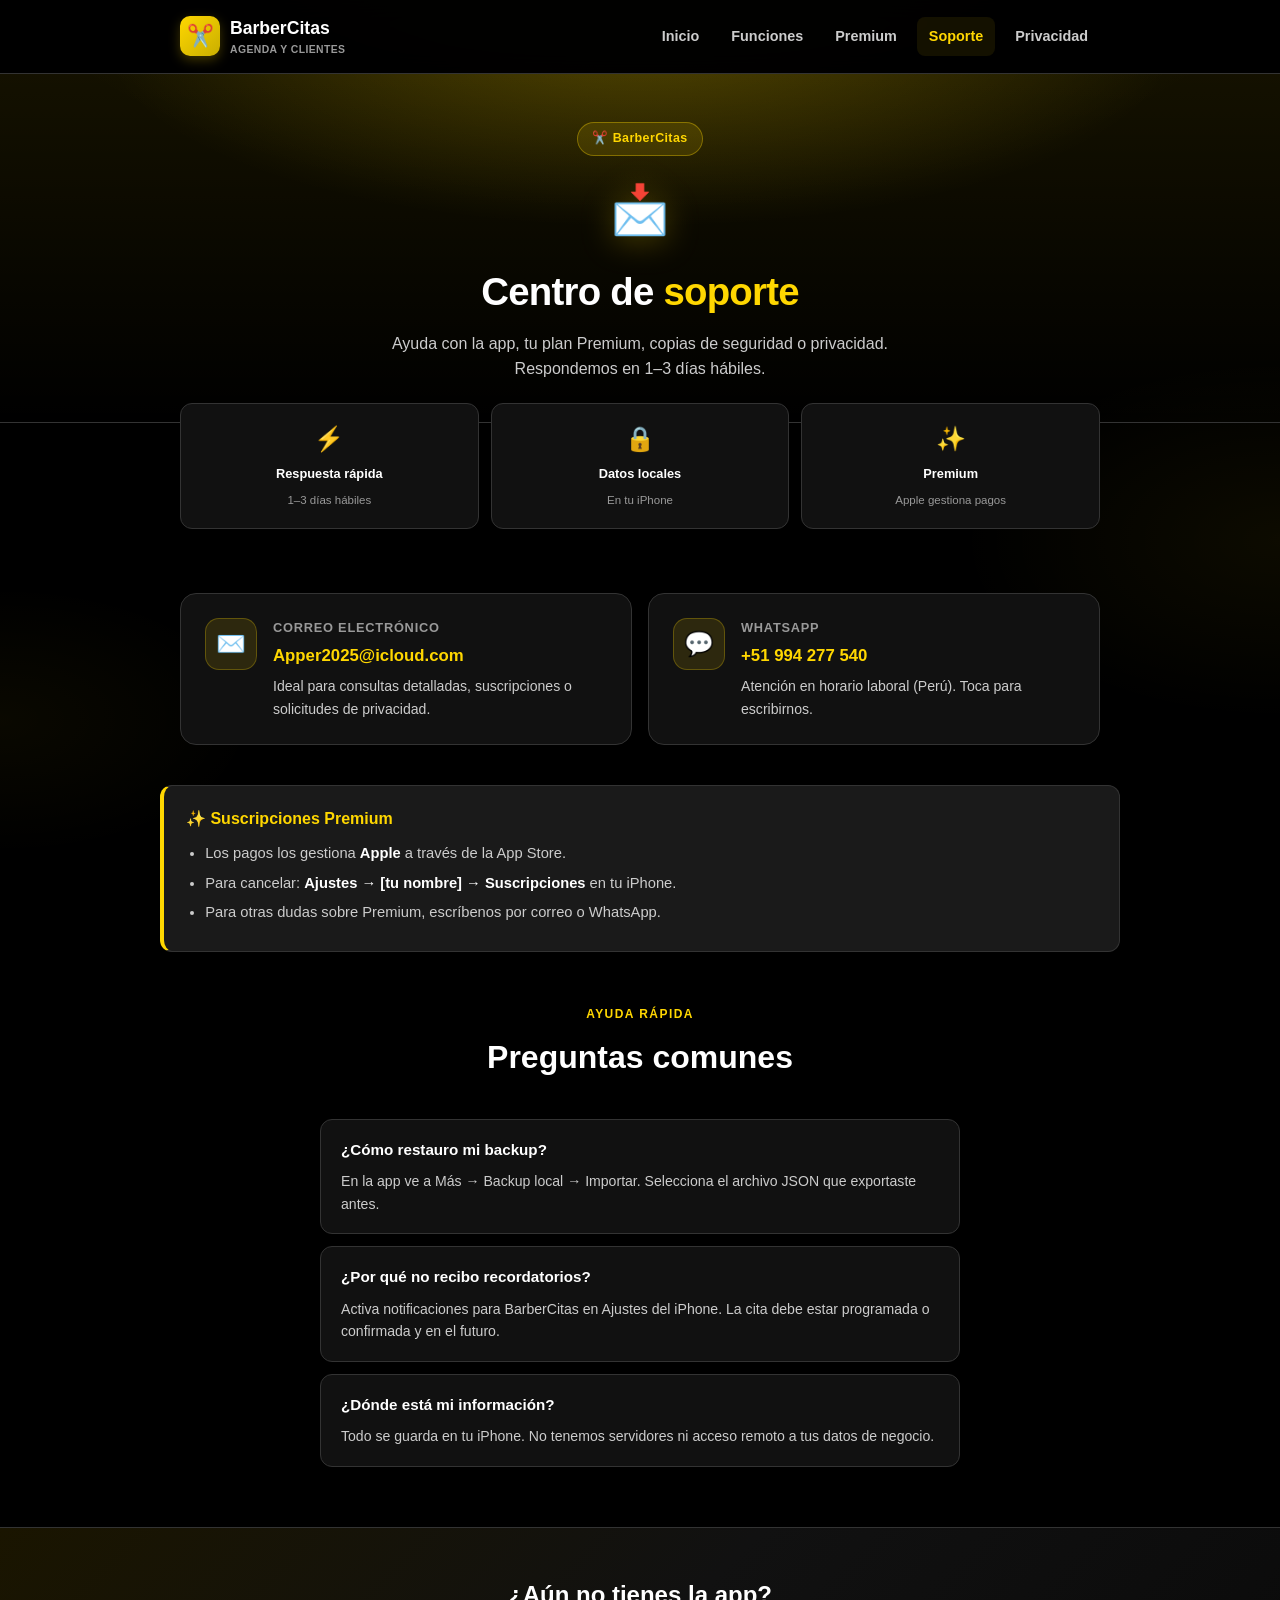
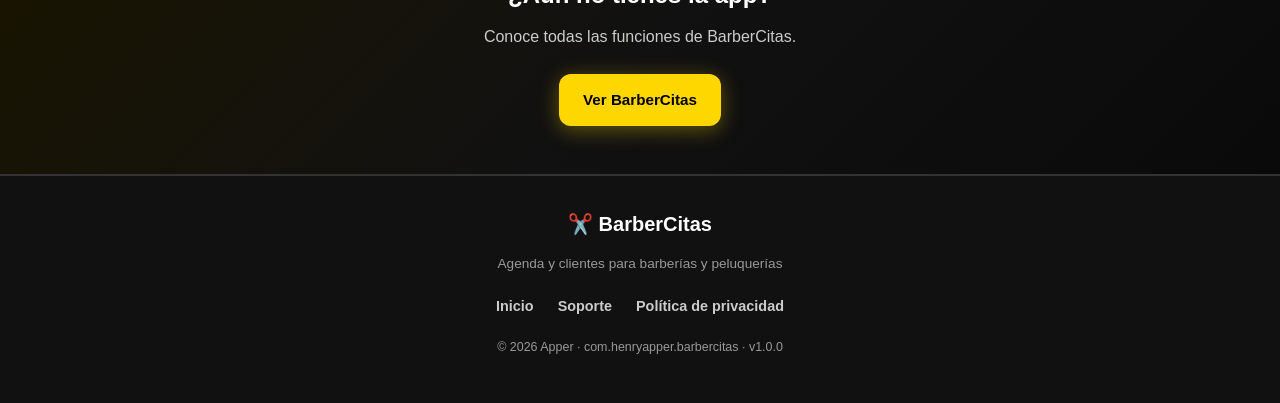
<file: support.html>
<!DOCTYPE html>
<html lang="es">
<head>
  <meta charset="UTF-8" />
  <meta name="viewport" content="width=device-width, initial-scale=1.0" />
  <title>Soporte — BarberCitas</title>
  <meta name="description" content="Soporte técnico de BarberCitas. Contacto por correo y WhatsApp para ayuda con la app, Premium y privacidad." />
  <meta name="theme-color" content="#000000" />
  <meta name="color-scheme" content="dark" />
  <style>
    html { color-scheme: dark; background: #000; }
    body { background: #000; color: #fff; margin: 0; }
  </style>
  <link rel="stylesheet" href="styles.css?v=3" />
</head>
<body>

  <header class="site-header">
    <div class="nav-inner">
      <a class="brand" href="index.html">
        <span class="brand-icon">✂️</span>
        <span class="brand-text">
          BarberCitas
          <span>Agenda y clientes</span>
        </span>
      </a>
      <nav class="nav-links">
        <a href="index.html">Inicio</a>
        <a href="index.html#funciones">Funciones</a>
        <a href="index.html#premium">Premium</a>
        <a href="support.html" class="active">Soporte</a>
        <a href="privacy-policy.html">Privacidad</a>
      </nav>
    </div>
  </header>

  <section class="page-hero">
    <div class="page-hero-inner">
      <span class="page-hero-badge">✂️ BarberCitas</span>
      <span class="page-hero-icon">📩</span>
      <h1>Centro de <em>soporte</em></h1>
      <p>Ayuda con la app, tu plan Premium, copias de seguridad o privacidad. Respondemos en 1–3 días hábiles.</p>
    </div>
  </section>

  <div class="support-highlights">
    <div class="support-highlight">
      <span>⚡</span>
      <strong>Respuesta rápida</strong>
      <small>1–3 días hábiles</small>
    </div>
    <div class="support-highlight">
      <span>🔒</span>
      <strong>Datos locales</strong>
      <small>En tu iPhone</small>
    </div>
    <div class="support-highlight">
      <span>✨</span>
      <strong>Premium</strong>
      <small>Apple gestiona pagos</small>
    </div>
  </div>

  <div class="page-content">
    <div class="contact-grid" style="padding: 0; max-width: none;">
      <a class="contact-card" href="mailto:Apper2025@icloud.com?subject=BarberCitas%20%E2%80%93%20Soporte">
        <div class="contact-card-icon">✉️</div>
        <div>
          <h3>Correo electrónico</h3>
          <div class="value">Apper2025@icloud.com</div>
          <p>Ideal para consultas detalladas, suscripciones o solicitudes de privacidad.</p>
        </div>
      </a>
      <a class="contact-card" href="https://wa.me/51994277540?text=Hola%2C%20necesito%20ayuda%20con%20BarberCitas." rel="noopener noreferrer">
        <div class="contact-card-icon">💬</div>
        <div>
          <h3>WhatsApp</h3>
          <div class="value">+51 994 277 540</div>
          <p>Atención en horario laboral (Perú). Toca para escribirnos.</p>
        </div>
      </a>
    </div>
  </div>

  <div class="info-box">
    <h3>✨ Suscripciones Premium</h3>
    <ul>
      <li>Los pagos los gestiona <strong style="color: var(--text);">Apple</strong> a través de la App Store.</li>
      <li>Para cancelar: <strong style="color: var(--text);">Ajustes → [tu nombre] → Suscripciones</strong> en tu iPhone.</li>
      <li>Para otras dudas sobre Premium, escríbenos por correo o WhatsApp.</li>
    </ul>
  </div>

  <section class="section" style="padding-top: 24px;">
    <div class="section-header">
      <span class="section-label">Ayuda rápida</span>
      <h2>Preguntas comunes</h2>
    </div>
    <div class="faq-list">
      <div class="faq-item">
        <h3>¿Cómo restauro mi backup?</h3>
        <p>En la app ve a Más → Backup local → Importar. Selecciona el archivo JSON que exportaste antes.</p>
      </div>
      <div class="faq-item">
        <h3>¿Por qué no recibo recordatorios?</h3>
        <p>Activa notificaciones para BarberCitas en Ajustes del iPhone. La cita debe estar programada o confirmada y en el futuro.</p>
      </div>
      <div class="faq-item">
        <h3>¿Dónde está mi información?</h3>
        <p>Todo se guarda en tu iPhone. No tenemos servidores ni acceso remoto a tus datos de negocio.</p>
      </div>
    </div>
  </section>

  <section class="cta-band">
    <h2>¿Aún no tienes la app?</h2>
    <p>Conoce todas las funciones de BarberCitas.</p>
    <a class="btn btn-primary" href="index.html">Ver BarberCitas</a>
  </section>

  <footer class="site-footer">
    <div class="footer-inner">
      <div class="footer-brand">✂️ BarberCitas</div>
      <p class="footer-tagline">Agenda y clientes para barberías y peluquerías</p>
      <nav class="footer-links">
        <a href="index.html">Inicio</a>
        <a href="support.html">Soporte</a>
        <a href="privacy-policy.html">Política de privacidad</a>
      </nav>
      <p class="footer-copy">
        © 2026 Apper · com.henryapper.barbercitas · v1.0.0
      </p>
    </div>
  </footer>

</body>
</html>
</file>
<file: styles.css>
/* BarberCitas — sitio legal y marketing */
:root {
  --gold: #ffd700;
  --gold-dim: #c9ae00;
  --black: #000000;
  --surface: #111111;
  --surface-2: #1a1a1a;
  --border: #333333;
  --text: #ffffff;
  --text-secondary: #cccccc;
  --text-muted: #999999;
  --success: #4caf50;
  --radius: 16px;
  --radius-sm: 12px;
  --shadow: 0 8px 32px rgba(0, 0, 0, 0.45);
  --max: 960px;
  --legal-max: 720px;
}

*,
*::before,
*::after {
  box-sizing: border-box;
}

html {
  scroll-behavior: smooth;
  color-scheme: dark;
  background: var(--black);
}

body {
  margin: 0;
  font-family: -apple-system, BlinkMacSystemFont, "Segoe UI", Roboto, Helvetica, Arial, sans-serif;
  background-color: var(--black);
  background-image:
    radial-gradient(ellipse 100% 70% at 50% -15%, rgba(255, 215, 0, 0.14) 0%, transparent 55%),
    radial-gradient(ellipse 50% 40% at 100% 60%, rgba(255, 215, 0, 0.05) 0%, transparent 50%),
    radial-gradient(ellipse 40% 30% at 0% 80%, rgba(255, 215, 0, 0.04) 0%, transparent 50%);
  background-attachment: fixed;
  min-height: 100vh;
  color: var(--text);
  line-height: 1.6;
  -webkit-font-smoothing: antialiased;
}

a {
  color: var(--gold);
  text-decoration: none;
}

a:hover {
  text-decoration: underline;
}

img {
  max-width: 100%;
}

/* —— Nav —— */
.site-header {
  position: sticky;
  top: 0;
  z-index: 100;
  background: rgba(0, 0, 0, 0.92);
  backdrop-filter: blur(12px);
  border-bottom: 1px solid var(--border);
}

.nav-inner {
  max-width: var(--max);
  margin: 0 auto;
  padding: 14px 20px;
  display: flex;
  align-items: center;
  justify-content: space-between;
  gap: 16px;
}

.brand {
  display: flex;
  align-items: center;
  gap: 10px;
  color: var(--text);
  text-decoration: none;
  font-weight: 800;
  font-size: 1.1rem;
}

.brand:hover {
  text-decoration: none;
}

.brand-icon {
  width: 40px;
  height: 40px;
  border-radius: 10px;
  background: linear-gradient(135deg, var(--gold) 0%, var(--gold-dim) 100%);
  display: flex;
  align-items: center;
  justify-content: center;
  font-size: 1.35rem;
  box-shadow: 0 4px 12px rgba(255, 215, 0, 0.25);
}

.brand-text span {
  display: block;
  font-size: 0.65rem;
  font-weight: 600;
  color: var(--text-muted);
  letter-spacing: 0.04em;
  text-transform: uppercase;
}

.nav-links {
  display: flex;
  align-items: center;
  gap: 8px;
  flex-wrap: wrap;
}

.nav-links a {
  color: var(--text-secondary);
  font-size: 0.9rem;
  font-weight: 600;
  padding: 8px 12px;
  border-radius: 8px;
  text-decoration: none;
}

.nav-links a:hover,
.nav-links a.active {
  color: var(--gold);
  background: rgba(255, 215, 0, 0.08);
  text-decoration: none;
}

/* —— Hero —— */
.hero {
  position: relative;
  overflow: hidden;
  padding: 56px 20px 64px;
  text-align: center;
}

.hero::before {
  content: "";
  position: absolute;
  inset: 0;
  background:
    radial-gradient(ellipse 80% 60% at 50% -10%, rgba(255, 215, 0, 0.18) 0%, transparent 55%),
    radial-gradient(ellipse 50% 40% at 80% 80%, rgba(255, 215, 0, 0.06) 0%, transparent 50%);
  pointer-events: none;
}

.hero-inner {
  position: relative;
  max-width: var(--max);
  margin: 0 auto;
}

.hero-badge {
  display: inline-flex;
  align-items: center;
  gap: 6px;
  background: rgba(255, 215, 0, 0.12);
  border: 1px solid rgba(255, 215, 0, 0.35);
  color: var(--gold);
  font-size: 0.8rem;
  font-weight: 700;
  padding: 6px 14px;
  border-radius: 999px;
  margin-bottom: 20px;
  letter-spacing: 0.03em;
}

.hero-logo {
  font-size: 4.5rem;
  line-height: 1;
  margin-bottom: 16px;
  filter: drop-shadow(0 4px 20px rgba(255, 215, 0, 0.3));
}

.hero h1 {
  font-size: clamp(2rem, 5vw, 2.75rem);
  font-weight: 800;
  margin: 0 0 12px;
  letter-spacing: -0.02em;
}

.hero h1 em {
  font-style: normal;
  color: var(--gold);
}

.hero-sub {
  font-size: clamp(1rem, 2.5vw, 1.2rem);
  color: var(--text-secondary);
  max-width: 560px;
  margin: 0 auto 28px;
  line-height: 1.55;
}

.hero-actions {
  display: flex;
  flex-wrap: wrap;
  gap: 12px;
  justify-content: center;
}

/* —— Buttons —— */
.btn {
  display: inline-flex;
  align-items: center;
  justify-content: center;
  gap: 8px;
  padding: 14px 24px;
  border-radius: var(--radius-sm);
  font-size: 0.95rem;
  font-weight: 700;
  text-decoration: none;
  border: none;
  cursor: pointer;
  transition: transform 0.15s, box-shadow 0.15s;
}

.btn:hover {
  text-decoration: none;
  transform: translateY(-1px);
}

.btn-primary {
  background: var(--gold);
  color: var(--black);
  box-shadow: 0 4px 20px rgba(255, 215, 0, 0.35);
}

.btn-primary:hover {
  box-shadow: 0 6px 28px rgba(255, 215, 0, 0.45);
}

.btn-outline {
  background: transparent;
  color: var(--text);
  border: 1px solid var(--border);
}

.btn-outline:hover {
  border-color: var(--gold);
  color: var(--gold);
}

/* —— Sections —— */
.section {
  max-width: var(--max);
  margin: 0 auto;
  padding: 48px 20px;
}

.section-header {
  text-align: center;
  margin-bottom: 36px;
}

.section-header h2 {
  font-size: clamp(1.5rem, 3vw, 2rem);
  font-weight: 800;
  margin: 0 0 10px;
}

.section-header p {
  color: var(--text-secondary);
  max-width: 520px;
  margin: 0 auto;
  font-size: 1rem;
}

.section-label {
  display: inline-block;
  color: var(--gold);
  font-size: 0.75rem;
  font-weight: 700;
  text-transform: uppercase;
  letter-spacing: 0.12em;
  margin-bottom: 8px;
}

/* —— Feature grid —— */
.features-grid {
  display: grid;
  grid-template-columns: repeat(auto-fill, minmax(260px, 1fr));
  gap: 16px;
}

.feature-card {
  background: var(--surface);
  border: 1px solid var(--border);
  border-radius: var(--radius);
  padding: 24px 20px;
  transition: border-color 0.2s, transform 0.2s;
}

.feature-card:hover {
  border-color: rgba(255, 215, 0, 0.4);
  transform: translateY(-2px);
}

.feature-icon {
  font-size: 2rem;
  margin-bottom: 12px;
  display: block;
}

.feature-card h3 {
  font-size: 1.05rem;
  font-weight: 700;
  margin: 0 0 8px;
  color: var(--text);
}

.feature-card p {
  margin: 0;
  font-size: 0.9rem;
  color: var(--text-secondary);
  line-height: 1.5;
}

/* —— Steps —— */
.steps {
  display: grid;
  grid-template-columns: repeat(auto-fit, minmax(220px, 1fr));
  gap: 20px;
}

.step-card {
  text-align: center;
  padding: 28px 20px;
  background: var(--surface);
  border: 1px solid var(--border);
  border-radius: var(--radius);
}

.step-num {
  width: 44px;
  height: 44px;
  border-radius: 50%;
  background: var(--gold);
  color: var(--black);
  font-weight: 800;
  font-size: 1.1rem;
  display: flex;
  align-items: center;
  justify-content: center;
  margin: 0 auto 14px;
}

.step-card h3 {
  margin: 0 0 8px;
  font-size: 1rem;
}

.step-card p {
  margin: 0;
  font-size: 0.88rem;
  color: var(--text-secondary);
}

/* —— Pricing —— */
.pricing-grid {
  display: grid;
  grid-template-columns: repeat(auto-fit, minmax(240px, 1fr));
  gap: 16px;
  align-items: stretch;
}

.price-card {
  background: var(--surface);
  border: 2px solid var(--border);
  border-radius: var(--radius);
  padding: 24px 20px;
  text-align: center;
  position: relative;
}

.price-card.featured {
  border-color: var(--gold);
  background: linear-gradient(180deg, #1a1500 0%, var(--surface) 100%);
  box-shadow: var(--shadow);
}

.price-badge {
  position: absolute;
  top: -12px;
  left: 50%;
  transform: translateX(-50%);
  background: var(--gold);
  color: var(--black);
  font-size: 0.7rem;
  font-weight: 800;
  padding: 4px 12px;
  border-radius: 999px;
  text-transform: uppercase;
  letter-spacing: 0.05em;
}

.price-card h3 {
  margin: 8px 0 4px;
  font-size: 1.1rem;
}

.price-amount {
  font-size: 2rem;
  font-weight: 800;
  color: var(--gold);
  margin: 8px 0;
}

.price-period {
  font-size: 0.85rem;
  color: var(--text-muted);
}

.price-detail {
  font-size: 0.85rem;
  color: var(--text-secondary);
  margin-top: 8px;
}

.price-trial {
  color: var(--success);
  font-size: 0.8rem;
  font-weight: 700;
  margin-top: 10px;
}

/* —— Contact cards —— */
.contact-grid {
  display: grid;
  grid-template-columns: repeat(auto-fit, minmax(280px, 1fr));
  gap: 16px;
  max-width: var(--max);
  margin: 0 auto;
  padding: 0 20px 48px;
}

.contact-card {
  display: flex;
  align-items: flex-start;
  gap: 16px;
  background: var(--surface);
  border: 1px solid var(--border);
  border-radius: var(--radius);
  padding: 24px;
  text-decoration: none;
  color: inherit;
  transition: border-color 0.2s, transform 0.2s;
}

.contact-card:hover {
  border-color: var(--gold);
  transform: translateY(-2px);
  text-decoration: none;
}

.contact-card-icon {
  width: 52px;
  height: 52px;
  border-radius: 14px;
  background: rgba(255, 215, 0, 0.12);
  border: 1px solid rgba(255, 215, 0, 0.25);
  display: flex;
  align-items: center;
  justify-content: center;
  font-size: 1.5rem;
  flex-shrink: 0;
}

.contact-card h3 {
  margin: 0 0 4px;
  font-size: 0.8rem;
  text-transform: uppercase;
  letter-spacing: 0.06em;
  color: var(--text-muted);
  font-weight: 700;
}

.contact-card .value {
  font-size: 1.05rem;
  font-weight: 700;
  color: var(--gold);
  margin-bottom: 6px;
  word-break: break-all;
}

.contact-card p {
  margin: 0;
  font-size: 0.88rem;
  color: var(--text-secondary);
}

/* —— Info boxes —— */
/* —— Page hero (inner pages) —— */
.page-hero {
  position: relative;
  overflow: hidden;
  padding: 48px 20px 40px;
  text-align: center;
  border-bottom: 1px solid var(--border);
  background: linear-gradient(180deg, rgba(255, 215, 0, 0.08) 0%, transparent 100%);
}

.page-hero::before {
  content: "";
  position: absolute;
  inset: 0;
  background:
    radial-gradient(ellipse 70% 90% at 50% -10%, rgba(255, 215, 0, 0.2) 0%, transparent 60%);
  pointer-events: none;
}

.page-hero-inner {
  position: relative;
  max-width: var(--max);
  margin: 0 auto;
}

.page-hero-badge {
  display: inline-flex;
  align-items: center;
  gap: 6px;
  background: rgba(255, 215, 0, 0.12);
  border: 1px solid rgba(255, 215, 0, 0.35);
  color: var(--gold);
  font-size: 0.78rem;
  font-weight: 700;
  padding: 6px 14px;
  border-radius: 999px;
  margin-bottom: 16px;
  letter-spacing: 0.03em;
}

.page-hero h1 {
  font-size: clamp(1.75rem, 4vw, 2.4rem);
  font-weight: 800;
  margin: 0 0 10px;
  letter-spacing: -0.02em;
}

.page-hero h1 em {
  font-style: normal;
  color: var(--gold);
}

.page-hero p {
  color: var(--text-secondary);
  margin: 0 auto;
  max-width: 520px;
  font-size: 1rem;
  line-height: 1.55;
}

.page-hero-icon {
  font-size: 3rem;
  margin-bottom: 12px;
  filter: drop-shadow(0 4px 16px rgba(255, 215, 0, 0.25));
  display: block;
}

.page-content {
  max-width: var(--max);
  margin: 0 auto;
  padding: 32px 20px 16px;
}

.page-panel {
  background: var(--surface);
  border: 1px solid var(--border);
  border-radius: var(--radius);
  padding: 8px;
  box-shadow: var(--shadow);
}

.page-panel-inner {
  padding: 8px 8px 16px;
}

.legal-panel {
  background: var(--surface);
  border: 1px solid var(--border);
  border-radius: var(--radius);
  padding: 24px 22px 32px;
  box-shadow: var(--shadow);
  border-top: 3px solid var(--gold);
}

.support-highlights {
  display: grid;
  grid-template-columns: repeat(auto-fit, minmax(140px, 1fr));
  gap: 12px;
  max-width: var(--max);
  margin: -20px auto 32px;
  padding: 0 20px;
  position: relative;
  z-index: 2;
}

.support-highlight {
  background: var(--surface);
  border: 1px solid var(--border);
  border-radius: var(--radius-sm);
  padding: 16px 12px;
  text-align: center;
}

.support-highlight span {
  display: block;
  font-size: 1.5rem;
  margin-bottom: 6px;
}

.support-highlight strong {
  display: block;
  font-size: 0.8rem;
  color: var(--text);
  margin-bottom: 2px;
}

.support-highlight small {
  font-size: 0.72rem;
  color: var(--text-muted);
}

.info-box {
  background: var(--surface-2);
  border: 1px solid var(--border);
  border-left: 4px solid var(--gold);
  border-radius: var(--radius-sm);
  padding: 20px 22px;
  margin: 24px auto;
  max-width: var(--max);
}

.contact-grid {
  padding-bottom: 24px;
}

.info-box h3 {
  margin: 0 0 10px;
  font-size: 1rem;
  color: var(--gold);
}

.info-box ul {
  margin: 0;
  padding-left: 1.2rem;
  color: var(--text-secondary);
  font-size: 0.92rem;
}

.info-box li {
  margin-bottom: 6px;
}

/* —— FAQ —— */
.faq-list {
  max-width: 640px;
  margin: 0 auto;
}

.faq-item {
  background: var(--surface);
  border: 1px solid var(--border);
  border-radius: var(--radius-sm);
  padding: 18px 20px;
  margin-bottom: 12px;
}

.faq-item h3 {
  margin: 0 0 8px;
  font-size: 0.95rem;
  color: var(--text);
}

.faq-item p {
  margin: 0;
  font-size: 0.88rem;
  color: var(--text-secondary);
}

/* —— Legal content —— */
.legal-wrap {
  max-width: var(--legal-max);
  margin: 0 auto;
  padding: 32px 20px 48px;
}

.legal-wrap .legal-panel {
  margin-top: 0;
}

.legal-meta {
  background: var(--surface-2);
  border: 1px solid rgba(255, 215, 0, 0.2);
  border-radius: var(--radius-sm);
  padding: 16px 20px;
  margin-bottom: 24px;
  font-size: 0.9rem;
  color: var(--text-secondary);
  line-height: 1.7;
}

.legal-highlight {
  background: linear-gradient(90deg, rgba(255, 215, 0, 0.1) 0%, transparent 100%);
  border-left: 4px solid var(--gold);
  border-radius: 0 var(--radius-sm) var(--radius-sm) 0;
  padding: 16px 20px;
  margin: 24px 0;
  font-size: 0.95rem;
  color: var(--text-secondary);
}

.legal-content h2 {
  font-size: 1.2rem;
  font-weight: 800;
  color: var(--gold);
  margin: 2.5rem 0 0.75rem;
  padding-top: 0.5rem;
}

.legal-content h3 {
  font-size: 1rem;
  font-weight: 700;
  color: var(--text);
  margin: 1.5rem 0 0.5rem;
}

.legal-content p,
.legal-content li {
  font-size: 0.92rem;
  color: var(--text-secondary);
  line-height: 1.65;
}

.legal-content ul {
  padding-left: 1.25rem;
  margin: 0.5rem 0 1rem;
}

.legal-content code {
  background: var(--surface-2);
  padding: 2px 6px;
  border-radius: 4px;
  font-size: 0.85em;
  color: var(--gold);
}

.legal-content hr {
  border: none;
  border-top: 1px solid var(--border);
  margin: 2.5rem 0;
}

.legal-content a {
  color: var(--gold);
}

/* —— Privacy summary (App Store alignment) —— */
.privacy-summary {
  margin: 28px 0 32px;
}

.privacy-summary h2 {
  margin-top: 0 !important;
  font-size: 1.05rem;
}

.privacy-table-wrap {
  overflow-x: auto;
  margin: 16px 0;
  border-radius: var(--radius-sm);
  border: 1px solid var(--border);
}

.privacy-table {
  width: 100%;
  border-collapse: collapse;
  font-size: 0.85rem;
  min-width: 520px;
}

.privacy-table th,
.privacy-table td {
  padding: 12px 14px;
  text-align: left;
  border-bottom: 1px solid var(--border);
  vertical-align: top;
}

.privacy-table th {
  background: var(--surface-2);
  color: var(--gold);
  font-weight: 700;
  font-size: 0.78rem;
  text-transform: uppercase;
  letter-spacing: 0.04em;
}

.privacy-table tr:last-child td {
  border-bottom: none;
}

.privacy-table td {
  color: var(--text-secondary);
}

.privacy-table .tag {
  display: inline-block;
  font-size: 0.72rem;
  font-weight: 700;
  padding: 3px 8px;
  border-radius: 999px;
  margin: 2px 4px 2px 0;
  white-space: nowrap;
}

.privacy-table .tag-yes {
  background: rgba(76, 175, 80, 0.15);
  color: var(--success);
  border: 1px solid rgba(76, 175, 80, 0.35);
}

.privacy-table .tag-no {
  background: rgba(255, 255, 255, 0.06);
  color: var(--text-muted);
  border: 1px solid var(--border);
}

.privacy-table .tag-local {
  background: rgba(255, 215, 0, 0.1);
  color: var(--gold);
  border: 1px solid rgba(255, 215, 0, 0.3);
}

.privacy-cards {
  display: grid;
  grid-template-columns: repeat(auto-fit, minmax(200px, 1fr));
  gap: 12px;
  margin: 20px 0 8px;
}

.privacy-card {
  background: var(--surface-2);
  border: 1px solid var(--border);
  border-radius: var(--radius-sm);
  padding: 16px;
}

.privacy-card strong {
  display: block;
  color: var(--text);
  font-size: 0.88rem;
  margin-bottom: 6px;
}

.privacy-card p {
  margin: 0;
  font-size: 0.82rem;
  color: var(--text-muted);
  line-height: 1.5;
}

.legal-toc {
  background: var(--surface-2);
  border: 1px solid var(--border);
  border-radius: var(--radius-sm);
  padding: 18px 20px;
  margin-bottom: 28px;
}

.legal-toc h2 {
  margin: 0 0 12px !important;
  padding-top: 0 !important;
  font-size: 0.95rem !important;
  color: var(--text) !important;
}

.legal-toc ol {
  margin: 0;
  padding-left: 1.25rem;
  columns: 2;
  column-gap: 24px;
}

.legal-toc li {
  font-size: 0.85rem;
  margin-bottom: 6px;
  break-inside: avoid;
}

.legal-toc a {
  color: var(--text-secondary);
  text-decoration: none;
}

.legal-toc a:hover {
  color: var(--gold);
  text-decoration: underline;
}

.legal-callout {
  background: var(--surface-2);
  border: 1px solid rgba(255, 215, 0, 0.25);
  border-radius: var(--radius-sm);
  padding: 16px 18px;
  margin: 1rem 0;
  font-size: 0.9rem;
}

.legal-callout strong {
  color: var(--gold);
}

/* —— CTA band —— */
.cta-band {
  background: linear-gradient(135deg, #1a1500 0%, var(--surface) 50%, #0a0a0a 100%);
  border-top: 1px solid var(--border);
  border-bottom: 1px solid var(--border);
  padding: 48px 20px;
  text-align: center;
}

.cta-band h2 {
  font-size: 1.5rem;
  margin: 0 0 10px;
}

.cta-band p {
  color: var(--text-secondary);
  margin: 0 0 24px;
}

.app-store-badge {
  display: inline-flex;
  align-items: center;
  gap: 10px;
  background: var(--surface-2);
  border: 1px solid var(--border);
  border-radius: var(--radius-sm);
  padding: 12px 20px;
  color: var(--text-secondary);
  font-size: 0.9rem;
}

.app-store-badge strong {
  display: block;
  color: var(--text);
  font-size: 1rem;
}

/* —— Footer —— */
.site-footer {
  background: var(--surface);
  border-top: 1px solid var(--border);
  padding: 32px 20px;
  text-align: center;
}

.footer-inner {
  max-width: var(--max);
  margin: 0 auto;
}

.footer-brand {
  font-size: 1.25rem;
  font-weight: 800;
  margin-bottom: 4px;
}

.footer-tagline {
  color: var(--text-muted);
  font-size: 0.85rem;
  margin-bottom: 20px;
}

.footer-links {
  display: flex;
  flex-wrap: wrap;
  justify-content: center;
  gap: 16px 24px;
  margin-bottom: 20px;
}

.footer-links a {
  color: var(--text-secondary);
  font-size: 0.9rem;
  font-weight: 600;
  text-decoration: none;
}

.footer-links a:hover {
  color: var(--gold);
}

.footer-copy {
  font-size: 0.78rem;
  color: var(--text-muted);
  line-height: 1.6;
}

@media (max-width: 600px) {
  .nav-links {
    display: none;
  }

  .hero {
    padding: 40px 16px 48px;
  }

  .hero-logo {
    font-size: 3.5rem;
  }

  .support-highlights {
    margin-top: 0;
  }

  .legal-toc ol {
    columns: 1;
  }
}
</file>
